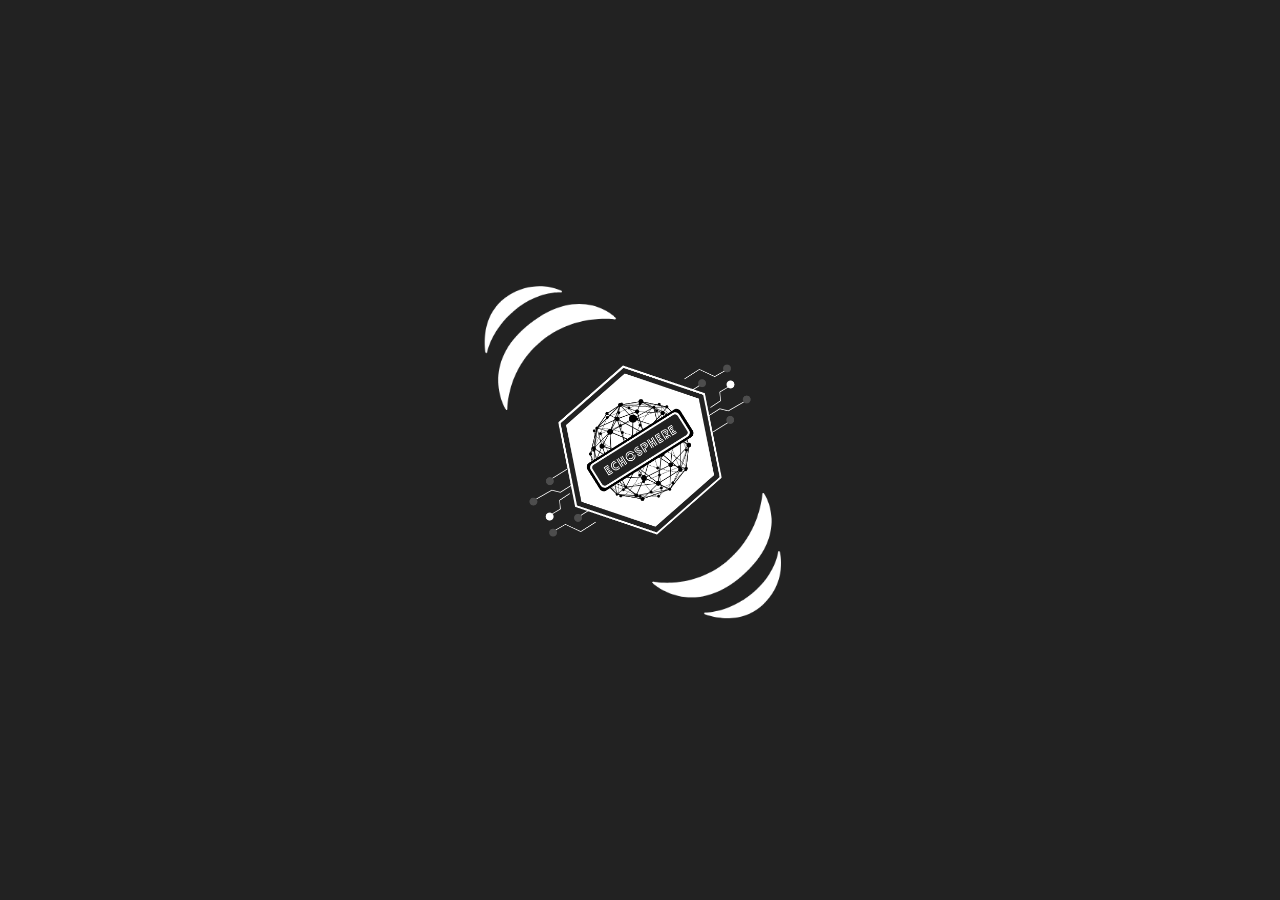
<file: Loader/index.html>
<!DOCTYPE html>
<html lang="en">
<head>
    <meta charset="UTF-8">
    <meta name="viewport" content="width=device-width, initial-scale=1.0">
    <title>Document</title>
    <link rel="stylesheet" href="styles.css" />
</head>
<body>
    <div class="loader">
        <img src="Blob.png" class="blob"></img>
        <img src="Signal.png" class="signal"></img>
    </div>
</body>
</html>
</file>
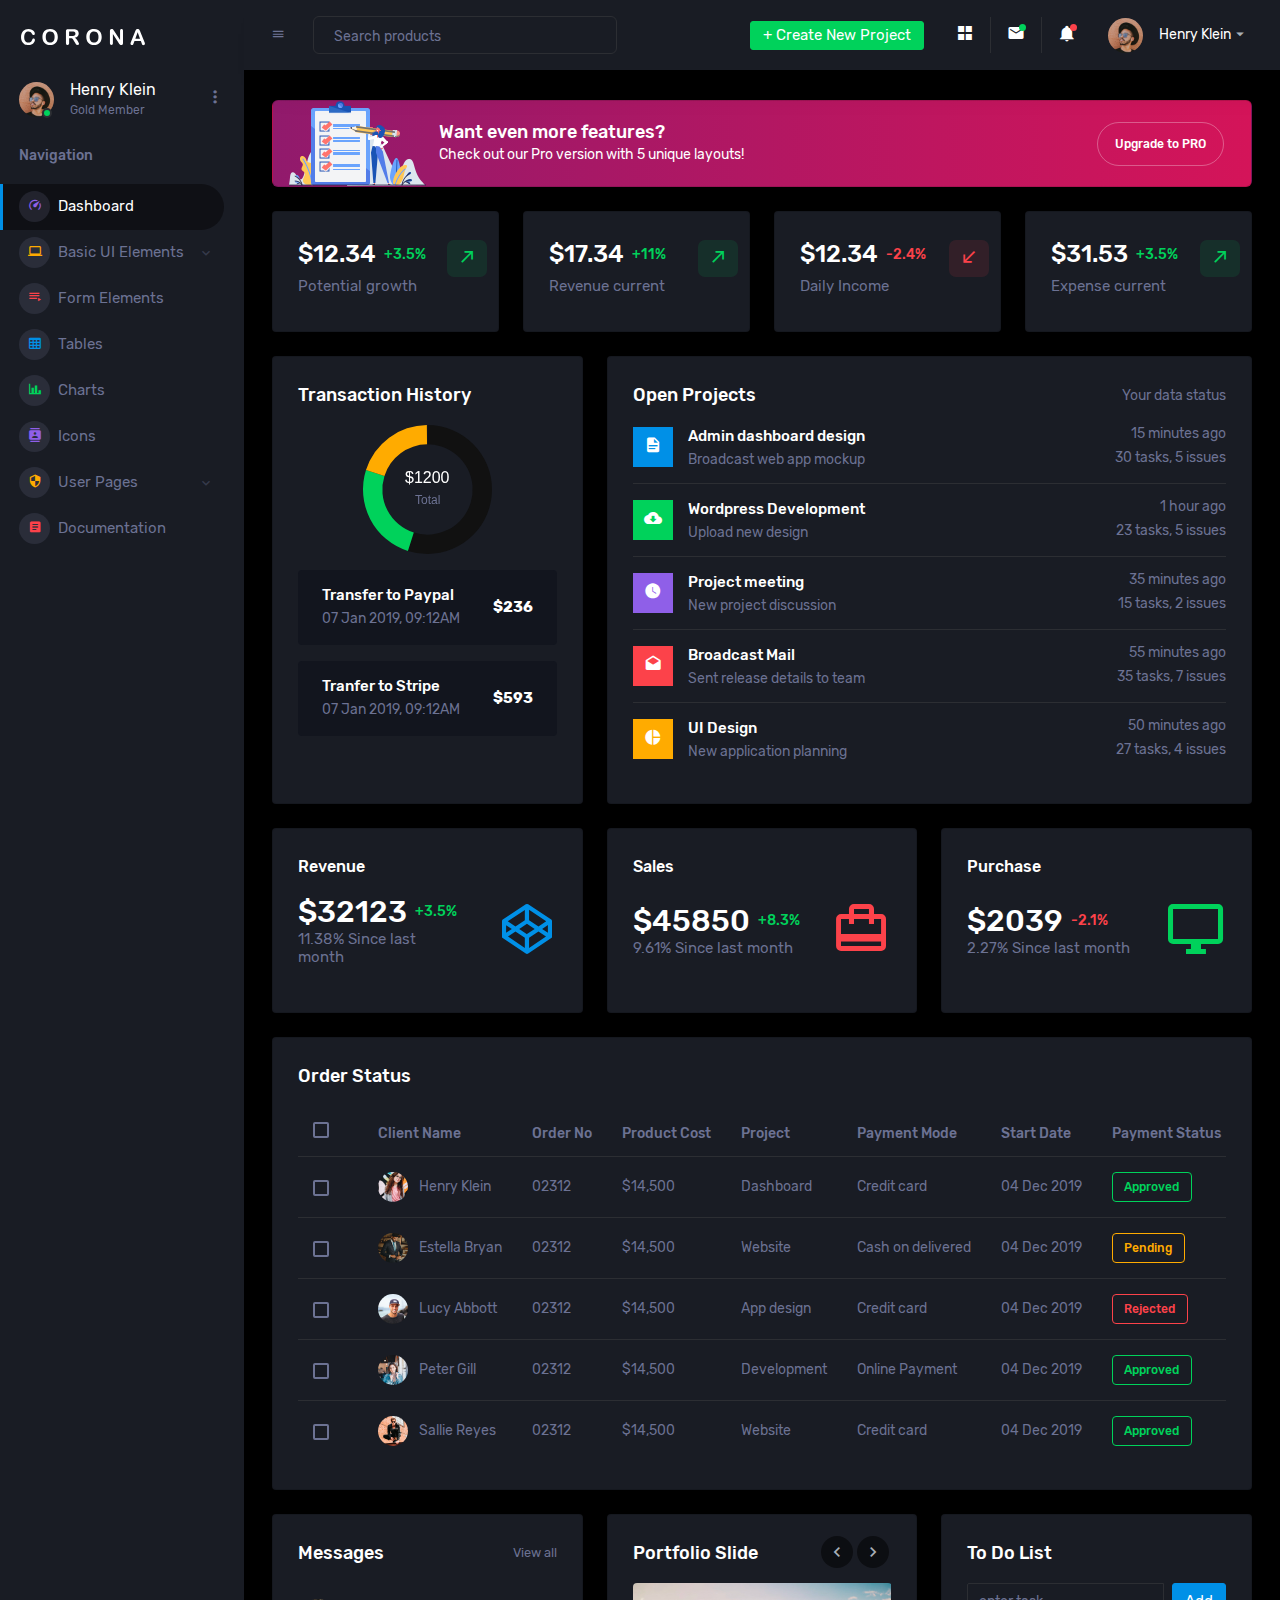
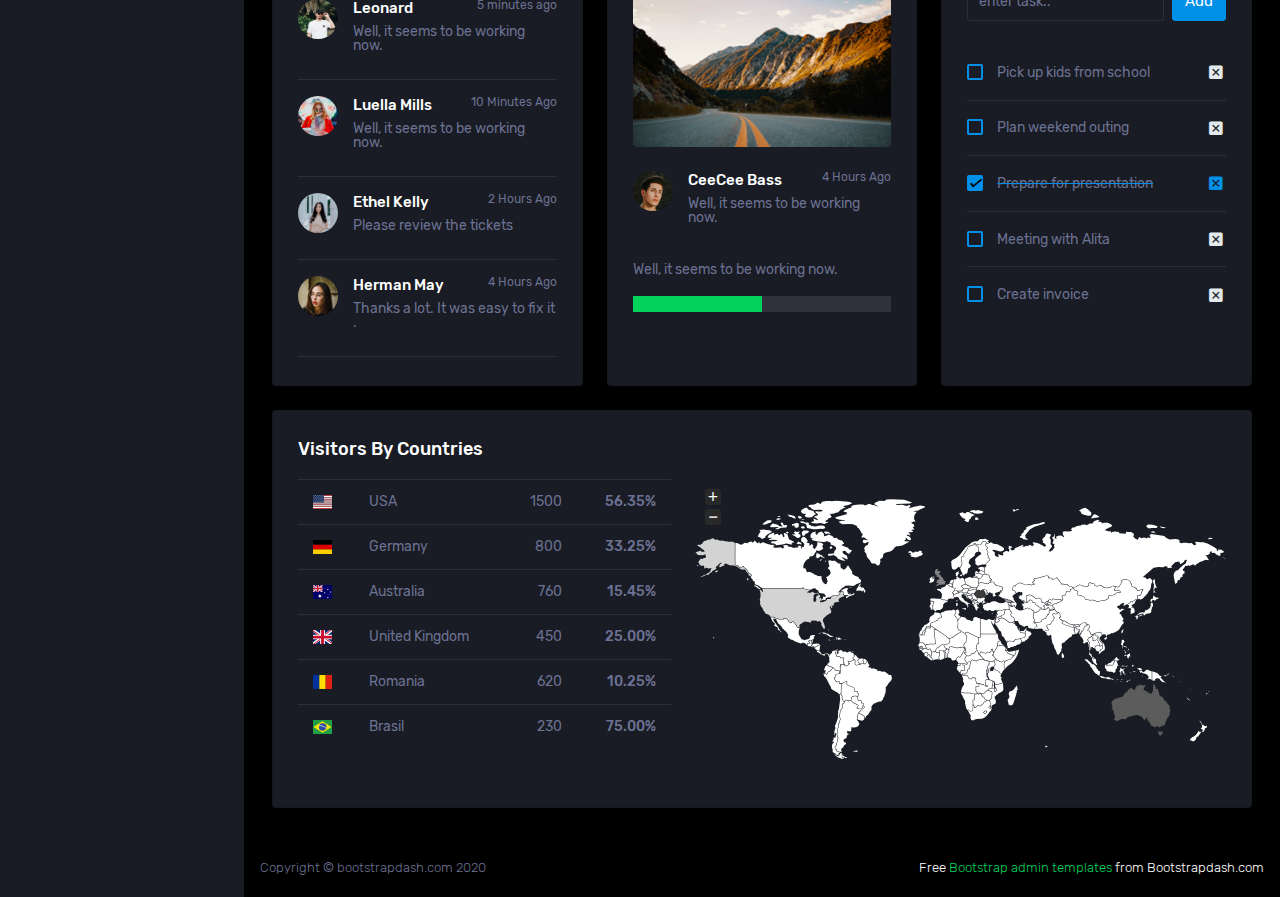
<file: corona-free-dark-bootstrap-admin-template-1.0.0/corona-free-dark-bootstrap-admin-template-1.0.0/template/index.html>
<!DOCTYPE html>
<html lang="en">
  <head>
    <!-- Required meta tags -->
    <meta charset="utf-8">
    <meta name="viewport" content="width=device-width, initial-scale=1, shrink-to-fit=no">
    <title>Corona Admin</title>
    <!-- plugins:css -->
    <link rel="stylesheet" href="assets/vendors/mdi/css/materialdesignicons.min.css">
    <link rel="stylesheet" href="assets/vendors/css/vendor.bundle.base.css">
    <!-- endinject -->
    <!-- Plugin css for this page -->
    <link rel="stylesheet" href="assets/vendors/jvectormap/jquery-jvectormap.css">
    <link rel="stylesheet" href="assets/vendors/flag-icon-css/css/flag-icon.min.css">
    <link rel="stylesheet" href="assets/vendors/owl-carousel-2/owl.carousel.min.css">
    <link rel="stylesheet" href="assets/vendors/owl-carousel-2/owl.theme.default.min.css">
    <!-- End plugin css for this page -->
    <!-- inject:css -->
    <!-- endinject -->
    <!-- Layout styles -->
    <link rel="stylesheet" href="assets/css/style.css">
    <!-- End layout styles -->
    <link rel="shortcut icon" href="assets/images/favicon.png" />
  </head>
  <body>
    <div class="container-scroller">
      <!-- partial:partials/_sidebar.html -->
      <nav class="sidebar sidebar-offcanvas" id="sidebar">
        <div class="sidebar-brand-wrapper d-none d-lg-flex align-items-center justify-content-center fixed-top">
          <a class="sidebar-brand brand-logo" href="index.html"><img src="assets/images/logo.svg" alt="logo" /></a>
          <a class="sidebar-brand brand-logo-mini" href="index.html"><img src="assets/images/logo-mini.svg" alt="logo" /></a>
        </div>
        <ul class="nav">
          <li class="nav-item profile">
            <div class="profile-desc">
              <div class="profile-pic">
                <div class="count-indicator">
                  <img class="img-xs rounded-circle " src="assets/images/faces/face15.jpg" alt="">
                  <span class="count bg-success"></span>
                </div>
                <div class="profile-name">
                  <h5 class="mb-0 font-weight-normal">Henry Klein</h5>
                  <span>Gold Member</span>
                </div>
              </div>
              <a href="#" id="profile-dropdown" data-toggle="dropdown"><i class="mdi mdi-dots-vertical"></i></a>
              <div class="dropdown-menu dropdown-menu-right sidebar-dropdown preview-list" aria-labelledby="profile-dropdown">
                <a href="#" class="dropdown-item preview-item">
                  <div class="preview-thumbnail">
                    <div class="preview-icon bg-dark rounded-circle">
                      <i class="mdi mdi-settings text-primary"></i>
                    </div>
                  </div>
                  <div class="preview-item-content">
                    <p class="preview-subject ellipsis mb-1 text-small">Account settings</p>
                  </div>
                </a>
                <div class="dropdown-divider"></div>
                <a href="#" class="dropdown-item preview-item">
                  <div class="preview-thumbnail">
                    <div class="preview-icon bg-dark rounded-circle">
                      <i class="mdi mdi-onepassword  text-info"></i>
                    </div>
                  </div>
                  <div class="preview-item-content">
                    <p class="preview-subject ellipsis mb-1 text-small">Change Password</p>
                  </div>
                </a>
                <div class="dropdown-divider"></div>
                <a href="#" class="dropdown-item preview-item">
                  <div class="preview-thumbnail">
                    <div class="preview-icon bg-dark rounded-circle">
                      <i class="mdi mdi-calendar-today text-success"></i>
                    </div>
                  </div>
                  <div class="preview-item-content">
                    <p class="preview-subject ellipsis mb-1 text-small">To-do list</p>
                  </div>
                </a>
              </div>
            </div>
          </li>
          <li class="nav-item nav-category">
            <span class="nav-link">Navigation</span>
          </li>
          <li class="nav-item menu-items">
            <a class="nav-link" href="index.html">
              <span class="menu-icon">
                <i class="mdi mdi-speedometer"></i>
              </span>
              <span class="menu-title">Dashboard</span>
            </a>
          </li>
          <li class="nav-item menu-items">
            <a class="nav-link" data-toggle="collapse" href="#ui-basic" aria-expanded="false" aria-controls="ui-basic">
              <span class="menu-icon">
                <i class="mdi mdi-laptop"></i>
              </span>
              <span class="menu-title">Basic UI Elements</span>
              <i class="menu-arrow"></i>
            </a>
            <div class="collapse" id="ui-basic">
              <ul class="nav flex-column sub-menu">
                <li class="nav-item"> <a class="nav-link" href="pages/ui-features/buttons.html">Buttons</a></li>
                <li class="nav-item"> <a class="nav-link" href="pages/ui-features/dropdowns.html">Dropdowns</a></li>
                <li class="nav-item"> <a class="nav-link" href="pages/ui-features/typography.html">Typography</a></li>
              </ul>
            </div>
          </li>
          <li class="nav-item menu-items">
            <a class="nav-link" href="pages/forms/basic_elements.html">
              <span class="menu-icon">
                <i class="mdi mdi-playlist-play"></i>
              </span>
              <span class="menu-title">Form Elements</span>
            </a>
          </li>
          <li class="nav-item menu-items">
            <a class="nav-link" href="pages/tables/basic-table.html">
              <span class="menu-icon">
                <i class="mdi mdi-table-large"></i>
              </span>
              <span class="menu-title">Tables</span>
            </a>
          </li>
          <li class="nav-item menu-items">
            <a class="nav-link" href="pages/charts/chartjs.html">
              <span class="menu-icon">
                <i class="mdi mdi-chart-bar"></i>
              </span>
              <span class="menu-title">Charts</span>
            </a>
          </li>
          <li class="nav-item menu-items">
            <a class="nav-link" href="pages/icons/mdi.html">
              <span class="menu-icon">
                <i class="mdi mdi-contacts"></i>
              </span>
              <span class="menu-title">Icons</span>
            </a>
          </li>
          <li class="nav-item menu-items">
            <a class="nav-link" data-toggle="collapse" href="#auth" aria-expanded="false" aria-controls="auth">
              <span class="menu-icon">
                <i class="mdi mdi-security"></i>
              </span>
              <span class="menu-title">User Pages</span>
              <i class="menu-arrow"></i>
            </a>
            <div class="collapse" id="auth">
              <ul class="nav flex-column sub-menu">
                <li class="nav-item"> <a class="nav-link" href="pages/samples/blank-page.html"> Blank Page </a></li>
                <li class="nav-item"> <a class="nav-link" href="pages/samples/error-404.html"> 404 </a></li>
                <li class="nav-item"> <a class="nav-link" href="pages/samples/error-500.html"> 500 </a></li>
                <li class="nav-item"> <a class="nav-link" href="pages/samples/login.html"> Login </a></li>
                <li class="nav-item"> <a class="nav-link" href="pages/samples/register.html"> Register </a></li>
              </ul>
            </div>
          </li>
          <li class="nav-item menu-items">
            <a class="nav-link" href="http://www.bootstrapdash.com/demo/corona-free/jquery/documentation/documentation.html">
              <span class="menu-icon">
                <i class="mdi mdi-file-document-box"></i>
              </span>
              <span class="menu-title">Documentation</span>
            </a>
          </li>
        </ul>
      </nav>
      <!-- partial -->
      <div class="container-fluid page-body-wrapper">
        <!-- partial:partials/_navbar.html -->
        <nav class="navbar p-0 fixed-top d-flex flex-row">
          <div class="navbar-brand-wrapper d-flex d-lg-none align-items-center justify-content-center">
            <a class="navbar-brand brand-logo-mini" href="index.html"><img src="assets/images/logo-mini.svg" alt="logo" /></a>
          </div>
          <div class="navbar-menu-wrapper flex-grow d-flex align-items-stretch">
            <button class="navbar-toggler navbar-toggler align-self-center" type="button" data-toggle="minimize">
              <span class="mdi mdi-menu"></span>
            </button>
            <ul class="navbar-nav w-100">
              <li class="nav-item w-100">
                <form class="nav-link mt-2 mt-md-0 d-none d-lg-flex search">
                  <input type="text" class="form-control" placeholder="Search products">
                </form>
              </li>
            </ul>
            <ul class="navbar-nav navbar-nav-right">
              <li class="nav-item dropdown d-none d-lg-block">
                <a class="nav-link btn btn-success create-new-button" id="createbuttonDropdown" data-toggle="dropdown" aria-expanded="false" href="#">+ Create New Project</a>
                <div class="dropdown-menu dropdown-menu-right navbar-dropdown preview-list" aria-labelledby="createbuttonDropdown">
                  <h6 class="p-3 mb-0">Projects</h6>
                  <div class="dropdown-divider"></div>
                  <a class="dropdown-item preview-item">
                    <div class="preview-thumbnail">
                      <div class="preview-icon bg-dark rounded-circle">
                        <i class="mdi mdi-file-outline text-primary"></i>
                      </div>
                    </div>
                    <div class="preview-item-content">
                      <p class="preview-subject ellipsis mb-1">Software Development</p>
                    </div>
                  </a>
                  <div class="dropdown-divider"></div>
                  <a class="dropdown-item preview-item">
                    <div class="preview-thumbnail">
                      <div class="preview-icon bg-dark rounded-circle">
                        <i class="mdi mdi-web text-info"></i>
                      </div>
                    </div>
                    <div class="preview-item-content">
                      <p class="preview-subject ellipsis mb-1">UI Development</p>
                    </div>
                  </a>
                  <div class="dropdown-divider"></div>
                  <a class="dropdown-item preview-item">
                    <div class="preview-thumbnail">
                      <div class="preview-icon bg-dark rounded-circle">
                        <i class="mdi mdi-layers text-danger"></i>
                      </div>
                    </div>
                    <div class="preview-item-content">
                      <p class="preview-subject ellipsis mb-1">Software Testing</p>
                    </div>
                  </a>
                  <div class="dropdown-divider"></div>
                  <p class="p-3 mb-0 text-center">See all projects</p>
                </div>
              </li>
              <li class="nav-item nav-settings d-none d-lg-block">
                <a class="nav-link" href="#">
                  <i class="mdi mdi-view-grid"></i>
                </a>
              </li>
              <li class="nav-item dropdown border-left">
                <a class="nav-link count-indicator dropdown-toggle" id="messageDropdown" href="#" data-toggle="dropdown" aria-expanded="false">
                  <i class="mdi mdi-email"></i>
                  <span class="count bg-success"></span>
                </a>
                <div class="dropdown-menu dropdown-menu-right navbar-dropdown preview-list" aria-labelledby="messageDropdown">
                  <h6 class="p-3 mb-0">Messages</h6>
                  <div class="dropdown-divider"></div>
                  <a class="dropdown-item preview-item">
                    <div class="preview-thumbnail">
                      <img src="assets/images/faces/face4.jpg" alt="image" class="rounded-circle profile-pic">
                    </div>
                    <div class="preview-item-content">
                      <p class="preview-subject ellipsis mb-1">Mark send you a message</p>
                      <p class="text-muted mb-0"> 1 Minutes ago </p>
                    </div>
                  </a>
                  <div class="dropdown-divider"></div>
                  <a class="dropdown-item preview-item">
                    <div class="preview-thumbnail">
                      <img src="assets/images/faces/face2.jpg" alt="image" class="rounded-circle profile-pic">
                    </div>
                    <div class="preview-item-content">
                      <p class="preview-subject ellipsis mb-1">Cregh send you a message</p>
                      <p class="text-muted mb-0"> 15 Minutes ago </p>
                    </div>
                  </a>
                  <div class="dropdown-divider"></div>
                  <a class="dropdown-item preview-item">
                    <div class="preview-thumbnail">
                      <img src="assets/images/faces/face3.jpg" alt="image" class="rounded-circle profile-pic">
                    </div>
                    <div class="preview-item-content">
                      <p class="preview-subject ellipsis mb-1">Profile picture updated</p>
                      <p class="text-muted mb-0"> 18 Minutes ago </p>
                    </div>
                  </a>
                  <div class="dropdown-divider"></div>
                  <p class="p-3 mb-0 text-center">4 new messages</p>
                </div>
              </li>
              <li class="nav-item dropdown border-left">
                <a class="nav-link count-indicator dropdown-toggle" id="notificationDropdown" href="#" data-toggle="dropdown">
                  <i class="mdi mdi-bell"></i>
                  <span class="count bg-danger"></span>
                </a>
                <div class="dropdown-menu dropdown-menu-right navbar-dropdown preview-list" aria-labelledby="notificationDropdown">
                  <h6 class="p-3 mb-0">Notifications</h6>
                  <div class="dropdown-divider"></div>
                  <a class="dropdown-item preview-item">
                    <div class="preview-thumbnail">
                      <div class="preview-icon bg-dark rounded-circle">
                        <i class="mdi mdi-calendar text-success"></i>
                      </div>
                    </div>
                    <div class="preview-item-content">
                      <p class="preview-subject mb-1">Event today</p>
                      <p class="text-muted ellipsis mb-0"> Just a reminder that you have an event today </p>
                    </div>
                  </a>
                  <div class="dropdown-divider"></div>
                  <a class="dropdown-item preview-item">
                    <div class="preview-thumbnail">
                      <div class="preview-icon bg-dark rounded-circle">
                        <i class="mdi mdi-settings text-danger"></i>
                      </div>
                    </div>
                    <div class="preview-item-content">
                      <p class="preview-subject mb-1">Settings</p>
                      <p class="text-muted ellipsis mb-0"> Update dashboard </p>
                    </div>
                  </a>
                  <div class="dropdown-divider"></div>
                  <a class="dropdown-item preview-item">
                    <div class="preview-thumbnail">
                      <div class="preview-icon bg-dark rounded-circle">
                        <i class="mdi mdi-link-variant text-warning"></i>
                      </div>
                    </div>
                    <div class="preview-item-content">
                      <p class="preview-subject mb-1">Launch Admin</p>
                      <p class="text-muted ellipsis mb-0"> New admin wow! </p>
                    </div>
                  </a>
                  <div class="dropdown-divider"></div>
                  <p class="p-3 mb-0 text-center">See all notifications</p>
                </div>
              </li>
              <li class="nav-item dropdown">
                <a class="nav-link" id="profileDropdown" href="#" data-toggle="dropdown">
                  <div class="navbar-profile">
                    <img class="img-xs rounded-circle" src="assets/images/faces/face15.jpg" alt="">
                    <p class="mb-0 d-none d-sm-block navbar-profile-name">Henry Klein</p>
                    <i class="mdi mdi-menu-down d-none d-sm-block"></i>
                  </div>
                </a>
                <div class="dropdown-menu dropdown-menu-right navbar-dropdown preview-list" aria-labelledby="profileDropdown">
                  <h6 class="p-3 mb-0">Profile</h6>
                  <div class="dropdown-divider"></div>
                  <a class="dropdown-item preview-item">
                    <div class="preview-thumbnail">
                      <div class="preview-icon bg-dark rounded-circle">
                        <i class="mdi mdi-settings text-success"></i>
                      </div>
                    </div>
                    <div class="preview-item-content">
                      <p class="preview-subject mb-1">Settings</p>
                    </div>
                  </a>
                  <div class="dropdown-divider"></div>
                  <a class="dropdown-item preview-item">
                    <div class="preview-thumbnail">
                      <div class="preview-icon bg-dark rounded-circle">
                        <i class="mdi mdi-logout text-danger"></i>
                      </div>
                    </div>
                    <div class="preview-item-content">
                      <p class="preview-subject mb-1">Log out</p>
                    </div>
                  </a>
                  <div class="dropdown-divider"></div>
                  <p class="p-3 mb-0 text-center">Advanced settings</p>
                </div>
              </li>
            </ul>
            <button class="navbar-toggler navbar-toggler-right d-lg-none align-self-center" type="button" data-toggle="offcanvas">
              <span class="mdi mdi-format-line-spacing"></span>
            </button>
          </div>
        </nav>
        <!-- partial -->
        <div class="main-panel">
          <div class="content-wrapper">
            <div class="row">
              <div class="col-12 grid-margin stretch-card">
                <div class="card corona-gradient-card">
                  <div class="card-body py-0 px-0 px-sm-3">
                    <div class="row align-items-center">
                      <div class="col-4 col-sm-3 col-xl-2">
                        <img src="assets/images/dashboard/Group126@2x.png" class="gradient-corona-img img-fluid" alt="">
                      </div>
                      <div class="col-5 col-sm-7 col-xl-8 p-0">
                        <h4 class="mb-1 mb-sm-0">Want even more features?</h4>
                        <p class="mb-0 font-weight-normal d-none d-sm-block">Check out our Pro version with 5 unique layouts!</p>
                      </div>
                      <div class="col-3 col-sm-2 col-xl-2 pl-0 text-center">
                        <span>
                          <a href="https://www.bootstrapdash.com/product/corona-admin-template/" target="_blank" class="btn btn-outline-light btn-rounded get-started-btn">Upgrade to PRO</a>
                        </span>
                      </div>
                    </div>
                  </div>
                </div>
              </div>
            </div>
            <div class="row">
              <div class="col-xl-3 col-sm-6 grid-margin stretch-card">
                <div class="card">
                  <div class="card-body">
                    <div class="row">
                      <div class="col-9">
                        <div class="d-flex align-items-center align-self-start">
                          <h3 class="mb-0">$12.34</h3>
                          <p class="text-success ml-2 mb-0 font-weight-medium">+3.5%</p>
                        </div>
                      </div>
                      <div class="col-3">
                        <div class="icon icon-box-success ">
                          <span class="mdi mdi-arrow-top-right icon-item"></span>
                        </div>
                      </div>
                    </div>
                    <h6 class="text-muted font-weight-normal">Potential growth</h6>
                  </div>
                </div>
              </div>
              <div class="col-xl-3 col-sm-6 grid-margin stretch-card">
                <div class="card">
                  <div class="card-body">
                    <div class="row">
                      <div class="col-9">
                        <div class="d-flex align-items-center align-self-start">
                          <h3 class="mb-0">$17.34</h3>
                          <p class="text-success ml-2 mb-0 font-weight-medium">+11%</p>
                        </div>
                      </div>
                      <div class="col-3">
                        <div class="icon icon-box-success">
                          <span class="mdi mdi-arrow-top-right icon-item"></span>
                        </div>
                      </div>
                    </div>
                    <h6 class="text-muted font-weight-normal">Revenue current</h6>
                  </div>
                </div>
              </div>
              <div class="col-xl-3 col-sm-6 grid-margin stretch-card">
                <div class="card">
                  <div class="card-body">
                    <div class="row">
                      <div class="col-9">
                        <div class="d-flex align-items-center align-self-start">
                          <h3 class="mb-0">$12.34</h3>
                          <p class="text-danger ml-2 mb-0 font-weight-medium">-2.4%</p>
                        </div>
                      </div>
                      <div class="col-3">
                        <div class="icon icon-box-danger">
                          <span class="mdi mdi-arrow-bottom-left icon-item"></span>
                        </div>
                      </div>
                    </div>
                    <h6 class="text-muted font-weight-normal">Daily Income</h6>
                  </div>
                </div>
              </div>
              <div class="col-xl-3 col-sm-6 grid-margin stretch-card">
                <div class="card">
                  <div class="card-body">
                    <div class="row">
                      <div class="col-9">
                        <div class="d-flex align-items-center align-self-start">
                          <h3 class="mb-0">$31.53</h3>
                          <p class="text-success ml-2 mb-0 font-weight-medium">+3.5%</p>
                        </div>
                      </div>
                      <div class="col-3">
                        <div class="icon icon-box-success ">
                          <span class="mdi mdi-arrow-top-right icon-item"></span>
                        </div>
                      </div>
                    </div>
                    <h6 class="text-muted font-weight-normal">Expense current</h6>
                  </div>
                </div>
              </div>
            </div>
            <div class="row">
              <div class="col-md-4 grid-margin stretch-card">
                <div class="card">
                  <div class="card-body">
                    <h4 class="card-title">Transaction History</h4>
                    <canvas id="transaction-history" class="transaction-chart"></canvas>
                    <div class="bg-gray-dark d-flex d-md-block d-xl-flex flex-row py-3 px-4 px-md-3 px-xl-4 rounded mt-3">
                      <div class="text-md-center text-xl-left">
                        <h6 class="mb-1">Transfer to Paypal</h6>
                        <p class="text-muted mb-0">07 Jan 2019, 09:12AM</p>
                      </div>
                      <div class="align-self-center flex-grow text-right text-md-center text-xl-right py-md-2 py-xl-0">
                        <h6 class="font-weight-bold mb-0">$236</h6>
                      </div>
                    </div>
                    <div class="bg-gray-dark d-flex d-md-block d-xl-flex flex-row py-3 px-4 px-md-3 px-xl-4 rounded mt-3">
                      <div class="text-md-center text-xl-left">
                        <h6 class="mb-1">Tranfer to Stripe</h6>
                        <p class="text-muted mb-0">07 Jan 2019, 09:12AM</p>
                      </div>
                      <div class="align-self-center flex-grow text-right text-md-center text-xl-right py-md-2 py-xl-0">
                        <h6 class="font-weight-bold mb-0">$593</h6>
                      </div>
                    </div>
                  </div>
                </div>
              </div>
              <div class="col-md-8 grid-margin stretch-card">
                <div class="card">
                  <div class="card-body">
                    <div class="d-flex flex-row justify-content-between">
                      <h4 class="card-title mb-1">Open Projects</h4>
                      <p class="text-muted mb-1">Your data status</p>
                    </div>
                    <div class="row">
                      <div class="col-12">
                        <div class="preview-list">
                          <div class="preview-item border-bottom">
                            <div class="preview-thumbnail">
                              <div class="preview-icon bg-primary">
                                <i class="mdi mdi-file-document"></i>
                              </div>
                            </div>
                            <div class="preview-item-content d-sm-flex flex-grow">
                              <div class="flex-grow">
                                <h6 class="preview-subject">Admin dashboard design</h6>
                                <p class="text-muted mb-0">Broadcast web app mockup</p>
                              </div>
                              <div class="mr-auto text-sm-right pt-2 pt-sm-0">
                                <p class="text-muted">15 minutes ago</p>
                                <p class="text-muted mb-0">30 tasks, 5 issues </p>
                              </div>
                            </div>
                          </div>
                          <div class="preview-item border-bottom">
                            <div class="preview-thumbnail">
                              <div class="preview-icon bg-success">
                                <i class="mdi mdi-cloud-download"></i>
                              </div>
                            </div>
                            <div class="preview-item-content d-sm-flex flex-grow">
                              <div class="flex-grow">
                                <h6 class="preview-subject">Wordpress Development</h6>
                                <p class="text-muted mb-0">Upload new design</p>
                              </div>
                              <div class="mr-auto text-sm-right pt-2 pt-sm-0">
                                <p class="text-muted">1 hour ago</p>
                                <p class="text-muted mb-0">23 tasks, 5 issues </p>
                              </div>
                            </div>
                          </div>
                          <div class="preview-item border-bottom">
                            <div class="preview-thumbnail">
                              <div class="preview-icon bg-info">
                                <i class="mdi mdi-clock"></i>
                              </div>
                            </div>
                            <div class="preview-item-content d-sm-flex flex-grow">
                              <div class="flex-grow">
                                <h6 class="preview-subject">Project meeting</h6>
                                <p class="text-muted mb-0">New project discussion</p>
                              </div>
                              <div class="mr-auto text-sm-right pt-2 pt-sm-0">
                                <p class="text-muted">35 minutes ago</p>
                                <p class="text-muted mb-0">15 tasks, 2 issues</p>
                              </div>
                            </div>
                          </div>
                          <div class="preview-item border-bottom">
                            <div class="preview-thumbnail">
                              <div class="preview-icon bg-danger">
                                <i class="mdi mdi-email-open"></i>
                              </div>
                            </div>
                            <div class="preview-item-content d-sm-flex flex-grow">
                              <div class="flex-grow">
                                <h6 class="preview-subject">Broadcast Mail</h6>
                                <p class="text-muted mb-0">Sent release details to team</p>
                              </div>
                              <div class="mr-auto text-sm-right pt-2 pt-sm-0">
                                <p class="text-muted">55 minutes ago</p>
                                <p class="text-muted mb-0">35 tasks, 7 issues </p>
                              </div>
                            </div>
                          </div>
                          <div class="preview-item">
                            <div class="preview-thumbnail">
                              <div class="preview-icon bg-warning">
                                <i class="mdi mdi-chart-pie"></i>
                              </div>
                            </div>
                            <div class="preview-item-content d-sm-flex flex-grow">
                              <div class="flex-grow">
                                <h6 class="preview-subject">UI Design</h6>
                                <p class="text-muted mb-0">New application planning</p>
                              </div>
                              <div class="mr-auto text-sm-right pt-2 pt-sm-0">
                                <p class="text-muted">50 minutes ago</p>
                                <p class="text-muted mb-0">27 tasks, 4 issues </p>
                              </div>
                            </div>
                          </div>
                        </div>
                      </div>
                    </div>
                  </div>
                </div>
              </div>
            </div>
            <div class="row">
              <div class="col-sm-4 grid-margin">
                <div class="card">
                  <div class="card-body">
                    <h5>Revenue</h5>
                    <div class="row">
                      <div class="col-8 col-sm-12 col-xl-8 my-auto">
                        <div class="d-flex d-sm-block d-md-flex align-items-center">
                          <h2 class="mb-0">$32123</h2>
                          <p class="text-success ml-2 mb-0 font-weight-medium">+3.5%</p>
                        </div>
                        <h6 class="text-muted font-weight-normal">11.38% Since last month</h6>
                      </div>
                      <div class="col-4 col-sm-12 col-xl-4 text-center text-xl-right">
                        <i class="icon-lg mdi mdi-codepen text-primary ml-auto"></i>
                      </div>
                    </div>
                  </div>
                </div>
              </div>
              <div class="col-sm-4 grid-margin">
                <div class="card">
                  <div class="card-body">
                    <h5>Sales</h5>
                    <div class="row">
                      <div class="col-8 col-sm-12 col-xl-8 my-auto">
                        <div class="d-flex d-sm-block d-md-flex align-items-center">
                          <h2 class="mb-0">$45850</h2>
                          <p class="text-success ml-2 mb-0 font-weight-medium">+8.3%</p>
                        </div>
                        <h6 class="text-muted font-weight-normal"> 9.61% Since last month</h6>
                      </div>
                      <div class="col-4 col-sm-12 col-xl-4 text-center text-xl-right">
                        <i class="icon-lg mdi mdi-wallet-travel text-danger ml-auto"></i>
                      </div>
                    </div>
                  </div>
                </div>
              </div>
              <div class="col-sm-4 grid-margin">
                <div class="card">
                  <div class="card-body">
                    <h5>Purchase</h5>
                    <div class="row">
                      <div class="col-8 col-sm-12 col-xl-8 my-auto">
                        <div class="d-flex d-sm-block d-md-flex align-items-center">
                          <h2 class="mb-0">$2039</h2>
                          <p class="text-danger ml-2 mb-0 font-weight-medium">-2.1% </p>
                        </div>
                        <h6 class="text-muted font-weight-normal">2.27% Since last month</h6>
                      </div>
                      <div class="col-4 col-sm-12 col-xl-4 text-center text-xl-right">
                        <i class="icon-lg mdi mdi-monitor text-success ml-auto"></i>
                      </div>
                    </div>
                  </div>
                </div>
              </div>
            </div>
            <div class="row ">
              <div class="col-12 grid-margin">
                <div class="card">
                  <div class="card-body">
                    <h4 class="card-title">Order Status</h4>
                    <div class="table-responsive">
                      <table class="table">
                        <thead>
                          <tr>
                            <th>
                              <div class="form-check form-check-muted m-0">
                                <label class="form-check-label">
                                  <input type="checkbox" class="form-check-input">
                                </label>
                              </div>
                            </th>
                            <th> Client Name </th>
                            <th> Order No </th>
                            <th> Product Cost </th>
                            <th> Project </th>
                            <th> Payment Mode </th>
                            <th> Start Date </th>
                            <th> Payment Status </th>
                          </tr>
                        </thead>
                        <tbody>
                          <tr>
                            <td>
                              <div class="form-check form-check-muted m-0">
                                <label class="form-check-label">
                                  <input type="checkbox" class="form-check-input">
                                </label>
                              </div>
                            </td>
                            <td>
                              <img src="assets/images/faces/face1.jpg" alt="image" />
                              <span class="pl-2">Henry Klein</span>
                            </td>
                            <td> 02312 </td>
                            <td> $14,500 </td>
                            <td> Dashboard </td>
                            <td> Credit card </td>
                            <td> 04 Dec 2019 </td>
                            <td>
                              <div class="badge badge-outline-success">Approved</div>
                            </td>
                          </tr>
                          <tr>
                            <td>
                              <div class="form-check form-check-muted m-0">
                                <label class="form-check-label">
                                  <input type="checkbox" class="form-check-input">
                                </label>
                              </div>
                            </td>
                            <td>
                              <img src="assets/images/faces/face2.jpg" alt="image" />
                              <span class="pl-2">Estella Bryan</span>
                            </td>
                            <td> 02312 </td>
                            <td> $14,500 </td>
                            <td> Website </td>
                            <td> Cash on delivered </td>
                            <td> 04 Dec 2019 </td>
                            <td>
                              <div class="badge badge-outline-warning">Pending</div>
                            </td>
                          </tr>
                          <tr>
                            <td>
                              <div class="form-check form-check-muted m-0">
                                <label class="form-check-label">
                                  <input type="checkbox" class="form-check-input">
                                </label>
                              </div>
                            </td>
                            <td>
                              <img src="assets/images/faces/face5.jpg" alt="image" />
                              <span class="pl-2">Lucy Abbott</span>
                            </td>
                            <td> 02312 </td>
                            <td> $14,500 </td>
                            <td> App design </td>
                            <td> Credit card </td>
                            <td> 04 Dec 2019 </td>
                            <td>
                              <div class="badge badge-outline-danger">Rejected</div>
                            </td>
                          </tr>
                          <tr>
                            <td>
                              <div class="form-check form-check-muted m-0">
                                <label class="form-check-label">
                                  <input type="checkbox" class="form-check-input">
                                </label>
                              </div>
                            </td>
                            <td>
                              <img src="assets/images/faces/face3.jpg" alt="image" />
                              <span class="pl-2">Peter Gill</span>
                            </td>
                            <td> 02312 </td>
                            <td> $14,500 </td>
                            <td> Development </td>
                            <td> Online Payment </td>
                            <td> 04 Dec 2019 </td>
                            <td>
                              <div class="badge badge-outline-success">Approved</div>
                            </td>
                          </tr>
                          <tr>
                            <td>
                              <div class="form-check form-check-muted m-0">
                                <label class="form-check-label">
                                  <input type="checkbox" class="form-check-input">
                                </label>
                              </div>
                            </td>
                            <td>
                              <img src="assets/images/faces/face4.jpg" alt="image" />
                              <span class="pl-2">Sallie Reyes</span>
                            </td>
                            <td> 02312 </td>
                            <td> $14,500 </td>
                            <td> Website </td>
                            <td> Credit card </td>
                            <td> 04 Dec 2019 </td>
                            <td>
                              <div class="badge badge-outline-success">Approved</div>
                            </td>
                          </tr>
                        </tbody>
                      </table>
                    </div>
                  </div>
                </div>
              </div>
            </div>
            <div class="row">
              <div class="col-md-6 col-xl-4 grid-margin stretch-card">
                <div class="card">
                  <div class="card-body">
                    <div class="d-flex flex-row justify-content-between">
                      <h4 class="card-title">Messages</h4>
                      <p class="text-muted mb-1 small">View all</p>
                    </div>
                    <div class="preview-list">
                      <div class="preview-item border-bottom">
                        <div class="preview-thumbnail">
                          <img src="assets/images/faces/face6.jpg" alt="image" class="rounded-circle" />
                        </div>
                        <div class="preview-item-content d-flex flex-grow">
                          <div class="flex-grow">
                            <div class="d-flex d-md-block d-xl-flex justify-content-between">
                              <h6 class="preview-subject">Leonard</h6>
                              <p class="text-muted text-small">5 minutes ago</p>
                            </div>
                            <p class="text-muted">Well, it seems to be working now.</p>
                          </div>
                        </div>
                      </div>
                      <div class="preview-item border-bottom">
                        <div class="preview-thumbnail">
                          <img src="assets/images/faces/face8.jpg" alt="image" class="rounded-circle" />
                        </div>
                        <div class="preview-item-content d-flex flex-grow">
                          <div class="flex-grow">
                            <div class="d-flex d-md-block d-xl-flex justify-content-between">
                              <h6 class="preview-subject">Luella Mills</h6>
                              <p class="text-muted text-small">10 Minutes Ago</p>
                            </div>
                            <p class="text-muted">Well, it seems to be working now.</p>
                          </div>
                        </div>
                      </div>
                      <div class="preview-item border-bottom">
                        <div class="preview-thumbnail">
                          <img src="assets/images/faces/face9.jpg" alt="image" class="rounded-circle" />
                        </div>
                        <div class="preview-item-content d-flex flex-grow">
                          <div class="flex-grow">
                            <div class="d-flex d-md-block d-xl-flex justify-content-between">
                              <h6 class="preview-subject">Ethel Kelly</h6>
                              <p class="text-muted text-small">2 Hours Ago</p>
                            </div>
                            <p class="text-muted">Please review the tickets</p>
                          </div>
                        </div>
                      </div>
                      <div class="preview-item border-bottom">
                        <div class="preview-thumbnail">
                          <img src="assets/images/faces/face11.jpg" alt="image" class="rounded-circle" />
                        </div>
                        <div class="preview-item-content d-flex flex-grow">
                          <div class="flex-grow">
                            <div class="d-flex d-md-block d-xl-flex justify-content-between">
                              <h6 class="preview-subject">Herman May</h6>
                              <p class="text-muted text-small">4 Hours Ago</p>
                            </div>
                            <p class="text-muted">Thanks a lot. It was easy to fix it .</p>
                          </div>
                        </div>
                      </div>
                    </div>
                  </div>
                </div>
              </div>
              <div class="col-md-6 col-xl-4 grid-margin stretch-card">
                <div class="card">
                  <div class="card-body">
                    <h4 class="card-title">Portfolio Slide</h4>
                    <div class="owl-carousel owl-theme full-width owl-carousel-dash portfolio-carousel" id="owl-carousel-basic">
                      <div class="item">
                        <img src="assets/images/dashboard/Rectangle.jpg" alt="">
                      </div>
                      <div class="item">
                        <img src="assets/images/dashboard/Img_5.jpg" alt="">
                      </div>
                      <div class="item">
                        <img src="assets/images/dashboard/img_6.jpg" alt="">
                      </div>
                    </div>
                    <div class="d-flex py-4">
                      <div class="preview-list w-100">
                        <div class="preview-item p-0">
                          <div class="preview-thumbnail">
                            <img src="assets/images/faces/face12.jpg" class="rounded-circle" alt="">
                          </div>
                          <div class="preview-item-content d-flex flex-grow">
                            <div class="flex-grow">
                              <div class="d-flex d-md-block d-xl-flex justify-content-between">
                                <h6 class="preview-subject">CeeCee Bass</h6>
                                <p class="text-muted text-small">4 Hours Ago</p>
                              </div>
                              <p class="text-muted">Well, it seems to be working now.</p>
                            </div>
                          </div>
                        </div>
                      </div>
                    </div>
                    <p class="text-muted">Well, it seems to be working now. </p>
                    <div class="progress progress-md portfolio-progress">
                      <div class="progress-bar bg-success" role="progressbar" style="width: 50%" aria-valuenow="25" aria-valuemin="0" aria-valuemax="100"></div>
                    </div>
                  </div>
                </div>
              </div>
              <div class="col-md-12 col-xl-4 grid-margin stretch-card">
                <div class="card">
                  <div class="card-body">
                    <h4 class="card-title">To do list</h4>
                    <div class="add-items d-flex">
                      <input type="text" class="form-control todo-list-input" placeholder="enter task..">
                      <button class="add btn btn-primary todo-list-add-btn">Add</button>
                    </div>
                    <div class="list-wrapper">
                      <ul class="d-flex flex-column-reverse text-white todo-list todo-list-custom">
                        <li>
                          <div class="form-check form-check-primary">
                            <label class="form-check-label">
                              <input class="checkbox" type="checkbox"> Create invoice </label>
                          </div>
                          <i class="remove mdi mdi-close-box"></i>
                        </li>
                        <li>
                          <div class="form-check form-check-primary">
                            <label class="form-check-label">
                              <input class="checkbox" type="checkbox"> Meeting with Alita </label>
                          </div>
                          <i class="remove mdi mdi-close-box"></i>
                        </li>
                        <li class="completed">
                          <div class="form-check form-check-primary">
                            <label class="form-check-label">
                              <input class="checkbox" type="checkbox" checked> Prepare for presentation </label>
                          </div>
                          <i class="remove mdi mdi-close-box"></i>
                        </li>
                        <li>
                          <div class="form-check form-check-primary">
                            <label class="form-check-label">
                              <input class="checkbox" type="checkbox"> Plan weekend outing </label>
                          </div>
                          <i class="remove mdi mdi-close-box"></i>
                        </li>
                        <li>
                          <div class="form-check form-check-primary">
                            <label class="form-check-label">
                              <input class="checkbox" type="checkbox"> Pick up kids from school </label>
                          </div>
                          <i class="remove mdi mdi-close-box"></i>
                        </li>
                      </ul>
                    </div>
                  </div>
                </div>
              </div>
            </div>
            <div class="row">
              <div class="col-12">
                <div class="card">
                  <div class="card-body">
                    <h4 class="card-title">Visitors by Countries</h4>
                    <div class="row">
                      <div class="col-md-5">
                        <div class="table-responsive">
                          <table class="table">
                            <tbody>
                              <tr>
                                <td>
                                  <i class="flag-icon flag-icon-us"></i>
                                </td>
                                <td>USA</td>
                                <td class="text-right"> 1500 </td>
                                <td class="text-right font-weight-medium"> 56.35% </td>
                              </tr>
                              <tr>
                                <td>
                                  <i class="flag-icon flag-icon-de"></i>
                                </td>
                                <td>Germany</td>
                                <td class="text-right"> 800 </td>
                                <td class="text-right font-weight-medium"> 33.25% </td>
                              </tr>
                              <tr>
                                <td>
                                  <i class="flag-icon flag-icon-au"></i>
                                </td>
                                <td>Australia</td>
                                <td class="text-right"> 760 </td>
                                <td class="text-right font-weight-medium"> 15.45% </td>
                              </tr>
                              <tr>
                                <td>
                                  <i class="flag-icon flag-icon-gb"></i>
                                </td>
                                <td>United Kingdom</td>
                                <td class="text-right"> 450 </td>
                                <td class="text-right font-weight-medium"> 25.00% </td>
                              </tr>
                              <tr>
                                <td>
                                  <i class="flag-icon flag-icon-ro"></i>
                                </td>
                                <td>Romania</td>
                                <td class="text-right"> 620 </td>
                                <td class="text-right font-weight-medium"> 10.25% </td>
                              </tr>
                              <tr>
                                <td>
                                  <i class="flag-icon flag-icon-br"></i>
                                </td>
                                <td>Brasil</td>
                                <td class="text-right"> 230 </td>
                                <td class="text-right font-weight-medium"> 75.00% </td>
                              </tr>
                            </tbody>
                          </table>
                        </div>
                      </div>
                      <div class="col-md-7">
                        <div id="audience-map" class="vector-map"></div>
                      </div>
                    </div>
                  </div>
                </div>
              </div>
            </div>
          </div>
          <!-- content-wrapper ends -->
          <!-- partial:partials/_footer.html -->
          <footer class="footer">
            <div class="d-sm-flex justify-content-center justify-content-sm-between">
              <span class="text-muted d-block text-center text-sm-left d-sm-inline-block">Copyright © bootstrapdash.com 2020</span>
              <span class="float-none float-sm-right d-block mt-1 mt-sm-0 text-center"> Free <a href="https://www.bootstrapdash.com/bootstrap-admin-template/" target="_blank">Bootstrap admin templates</a> from Bootstrapdash.com</span>
            </div>
          </footer>
          <!-- partial -->
        </div>
        <!-- main-panel ends -->
      </div>
      <!-- page-body-wrapper ends -->
    </div>
    <!-- container-scroller -->
    <!-- plugins:js -->
    <script src="assets/vendors/js/vendor.bundle.base.js"></script>
    <!-- endinject -->
    <!-- Plugin js for this page -->
    <script src="assets/vendors/chart.js/Chart.min.js"></script>
    <script src="assets/vendors/progressbar.js/progressbar.min.js"></script>
    <script src="assets/vendors/jvectormap/jquery-jvectormap.min.js"></script>
    <script src="assets/vendors/jvectormap/jquery-jvectormap-world-mill-en.js"></script>
    <script src="assets/vendors/owl-carousel-2/owl.carousel.min.js"></script>
    <!-- End plugin js for this page -->
    <!-- inject:js -->
    <script src="assets/js/off-canvas.js"></script>
    <script src="assets/js/hoverable-collapse.js"></script>
    <script src="assets/js/misc.js"></script>
    <script src="assets/js/settings.js"></script>
    <script src="assets/js/todolist.js"></script>
    <!-- endinject -->
    <!-- Custom js for this page -->
    <script src="assets/js/dashboard.js"></script>
    <!-- End custom js for this page -->
  </body>
</html>
</file>
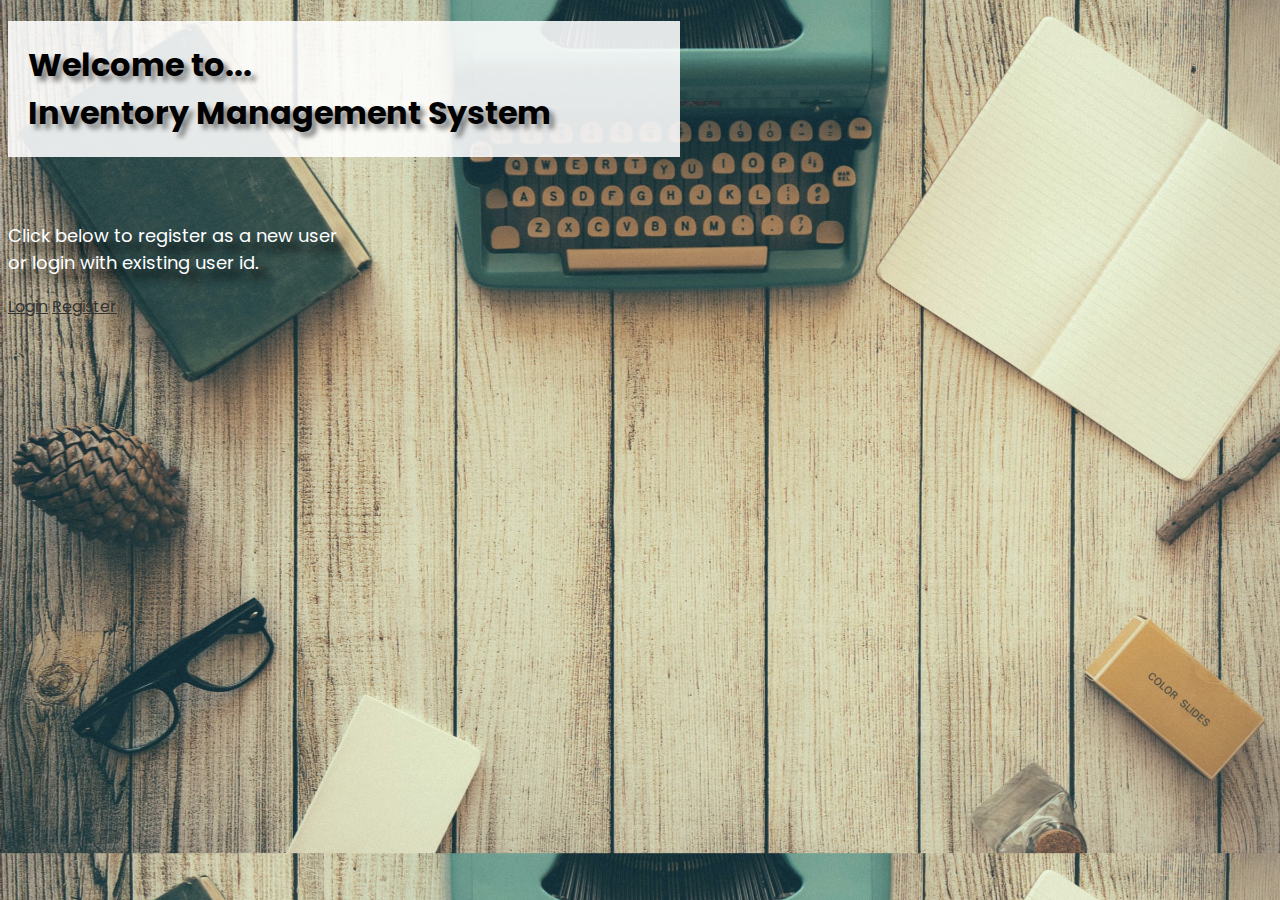
<file: IMS/Projects/IMS/Main.html>
<!DOCTYPE html>
<html lang="en" class="h-100">
  <head>
    <meta charset="utf-8">
    <meta name="viewport" content="width=device-width, initial-scale=1">
    <meta name="description" content="">
    <meta name="author" content="Mark Otto, Jacob Thornton, and Bootstrap contributors">
    <meta name="generator" content="Hugo 0.88.1">
    <title>Inventory Management System</title>
    <link rel="canonical" href="https://getbootstrap.com/docs/5.1/examples/cover/">
    <link href="https://cdn.jsdelivr.net/npm/bootstrap@5.1.3/dist/css/bootstrap.min.css" rel="stylesheet" integrity="sha384-1BmE4kWBq78iYhFldvKuhfTAU6auU8tT94WrHftjDbrCEXSU1oBoqyl2QvZ6jIW3" crossorigin="anonymous">
    <link href="Extra/Style.css" rel="stylesheet">
    <script src="https://cdn.jsdelivr.net/npm/bootstrap@5.1.3/dist/js/bootstrap.bundle.min.js" integrity="sha384-ka7Sk0Gln4gmtz2MlQnikT1wXgYsOg+OMhuP+IlRH9sENBO0LRn5q+8nbTov4+1p" crossorigin="anonymous"></script>
    <meta name="theme-color" content="#7952b3">
    <style>
      .bd-placeholder-img {
        font-size: 1.125rem;
        text-anchor: middle;
        -webkit-user-select: none;
        -moz-user-select: none;
        user-select: none;
      }

      @media (min-width: 768px) {
        .bd-placeholder-img-lg {
          font-size: 3.5rem;
        }
      }
    </style>
  <link href="Extra/Main.css" rel="stylesheet">
  </head>
  <body class="d-flex h-100 text-center text-white bg-dark">
    
        <div class="cover-container d-flex w-100 h-100 p-3 mx-auto flex-column">
        <header class="mb-auto">
            <div>
            <h3 class="float-md-start mb-0"></h3>
            <nav class="nav nav-masthead justify-content-center float-md-end">
            </nav>
            </div>
        </header>

        <main class="px-3">
            <h1 style="text-shadow: 5px 5px 5px grey;padding: 20px;background-color: rgba(255, 255, 255, 0.877);color: black;">Welcome to...<br/>Inventory Management System</h1><br/>
            <p class="lead" style="color:white;font-size:18px;text-shadow: 10px 10px 10px black;">Click below to register as a new user<br/>or login with existing user id.</p>
            <p class="lead">
            <a href="Login.php" class="btn btn-lg btn-secondary fw-bold bg-white">Login</a>
            <a href="Registration.php" class="btn btn-lg btn-secondary fw-bold bg-white">Register</a>
            </p>
        </main>

        <footer class="mt-auto text-white-50">
            <p></p>
        </footer>
        </div>
    </body>
</html>
</file>
<file: Loader/styles.css>
html, body {
    margin: 0;
    padding: 0;
}

.loader {
    background-color: #222222;
    width: 100vw;
    height: 100vh;
    display: flex;
    justify-content: center;
    align-items: center;
}

.blob {
    width: 20%;
    animation: blink infinite ease-in-out 2s;
}

.signal {
    width: 28%;
    position: absolute;
    animation: round infinite ease-in-out 2s;
}

@keyframes round {
    from {
        transform: rotate(0deg);
    }
    to {
        transform: rotate(360deg);
    }
}

@keyframes blink {
    0% {
        transform: scale(0.9);
    }
    50% {
        transform: scale(1.0);
    }
    100% {
        transform: scale(0.9);
    }
}
</file>
<file: corona-free-dark-bootstrap-admin-template-1.0.0/corona-free-dark-bootstrap-admin-template-1.0.0/template/assets/vendors/css/vendor.bundle.base.css>
/*
 * Container style
 */
.ps {
  overflow: hidden !important;
  overflow-anchor: none;
  -ms-overflow-style: none;
  touch-action: auto;
  -ms-touch-action: auto;
}

/*
 * Scrollbar rail styles
 */
.ps__rail-x {
  display: none;
  opacity: 0;
  transition: background-color .2s linear, opacity .2s linear;
  -webkit-transition: background-color .2s linear, opacity .2s linear;
  height: 15px;
  /* there must be 'bottom' or 'top' for ps__rail-x */
  bottom: 0px;
  /* please don't change 'position' */
  position: absolute;
}

.ps__rail-y {
  display: none;
  opacity: 0;
  transition: background-color .2s linear, opacity .2s linear;
  -webkit-transition: background-color .2s linear, opacity .2s linear;
  width: 15px;
  /* there must be 'right' or 'left' for ps__rail-y */
  right: 0;
  /* please don't change 'position' */
  position: absolute;
}

.ps--active-x > .ps__rail-x,
.ps--active-y > .ps__rail-y {
  display: block;
  background-color: transparent;
}

.ps:hover > .ps__rail-x,
.ps:hover > .ps__rail-y,
.ps--focus > .ps__rail-x,
.ps--focus > .ps__rail-y,
.ps--scrolling-x > .ps__rail-x,
.ps--scrolling-y > .ps__rail-y {
  opacity: 0.6;
}

.ps .ps__rail-x:hover,
.ps .ps__rail-y:hover,
.ps .ps__rail-x:focus,
.ps .ps__rail-y:focus,
.ps .ps__rail-x.ps--clicking,
.ps .ps__rail-y.ps--clicking {
  background-color: #eee;
  opacity: 0.9;
}

/*
 * Scrollbar thumb styles
 */
.ps__thumb-x {
  background-color: #aaa;
  border-radius: 6px;
  transition: background-color .2s linear, height .2s ease-in-out;
  -webkit-transition: background-color .2s linear, height .2s ease-in-out;
  height: 6px;
  /* there must be 'bottom' for ps__thumb-x */
  bottom: 2px;
  /* please don't change 'position' */
  position: absolute;
}

.ps__thumb-y {
  background-color: #aaa;
  border-radius: 6px;
  transition: background-color .2s linear, width .2s ease-in-out;
  -webkit-transition: background-color .2s linear, width .2s ease-in-out;
  width: 6px;
  /* there must be 'right' for ps__thumb-y */
  right: 2px;
  /* please don't change 'position' */
  position: absolute;
}

.ps__rail-x:hover > .ps__thumb-x,
.ps__rail-x:focus > .ps__thumb-x,
.ps__rail-x.ps--clicking .ps__thumb-x {
  background-color: #999;
  height: 11px;
}

.ps__rail-y:hover > .ps__thumb-y,
.ps__rail-y:focus > .ps__thumb-y,
.ps__rail-y.ps--clicking .ps__thumb-y {
  background-color: #999;
  width: 11px;
}

/* MS supports */
@supports (-ms-overflow-style: none) {
  .ps {
    overflow: auto !important;
  }
}

@media screen and (-ms-high-contrast: active), (-ms-high-contrast: none) {
  .ps {
    overflow: auto !important;
  }
}
</file>
<file: IMS/Projects/IMS/Extra/Style.css>
@import url('https://fonts.googleapis.com/css2?family=Poppins&display=swap');
body
{
    font-family: 'Poppins',sans-serif;
    background-image: url("../Images/Background.jpg");
    background-size: cover;
}
.content
{
    margin: 8%;
    background-color: #fff;
    padding: 4rem 1rem 4rem 1rem;
    box-shadow: 0 0 5px 5px rgba(0,0,0,.05);
}
.signin-text
{
    font-style: normal;
    font-weight: 600 !important;
}
.form-control
{
    display: block;
    width: 100%;
    font-size: 1rem;
    font-weight: 400;
    line-height: 1.5;
    border-style: solid;
    border-color: red;
    border-width: 0px 0px 1px 0px ;
    padding: 0px;
    color: #495057;
    height:auto;
    border-radius: 0;
    background-color: #fff;
    background-clip:padding-box;
}
.form-control:focus
{
    color:#495057;;
    background-color: #fff;
    border-color: #fff;
    box-shadow: none;
    outline: 0;
}
.btn-class
{
    border-color: red;
    color:red;
    transition: all 0.5s ease;
}
.btn-class:hover
{   
    color:whitesmoke;
    background-color: red;
    transition: all 0.5s ease;
}
.btn-class:active{
    border:none;
    background-color: whitesmoke;
    color: black;
    transition: all 0.5s ease;
}
</file>
<file: IMS/Projects/IMS/Extra/Main.css>
.btn-secondary{
  color: #333;
  text-shadow: none;
  border: none;
  border-radius:10px;
  transition: all .5s ease;
}
.btn-secondary:hover{
  color:#F73333;
  border: 4px solid #F05050;
  font-size:25px;
  transition: all .5s ease;
}
.btn-secondary:focus {
  color:black;
  font-size: 20px;
  border:2px solid black;
  transition: all .5s ease;
}
.cover-container {
  max-width: 42em;
}
</file>
<file: corona-free-dark-bootstrap-admin-template-1.0.0/corona-free-dark-bootstrap-admin-template-1.0.0/template/assets/vendors/flag-icon-css/css/flag-icon.min.css>
.flag-icon-background{background-size:contain;background-position:50%;background-repeat:no-repeat}.flag-icon{background-size:contain;background-position:50%;background-repeat:no-repeat;position:relative;display:inline-block;width:1.33333333em;line-height:1em}.flag-icon:before{content:'\00a0'}.flag-icon.flag-icon-squared{width:1em}.flag-icon-ad{background-image:url(../flags/4x3/ad.svg)}.flag-icon-ad.flag-icon-squared{background-image:url(../flags/1x1/ad.svg)}.flag-icon-ae{background-image:url(../flags/4x3/ae.svg)}.flag-icon-ae.flag-icon-squared{background-image:url(../flags/1x1/ae.svg)}.flag-icon-af{background-image:url(../flags/4x3/af.svg)}.flag-icon-af.flag-icon-squared{background-image:url(../flags/1x1/af.svg)}.flag-icon-ag{background-image:url(../flags/4x3/ag.svg)}.flag-icon-ag.flag-icon-squared{background-image:url(../flags/1x1/ag.svg)}.flag-icon-ai{background-image:url(../flags/4x3/ai.svg)}.flag-icon-ai.flag-icon-squared{background-image:url(../flags/1x1/ai.svg)}.flag-icon-al{background-image:url(../flags/4x3/al.svg)}.flag-icon-al.flag-icon-squared{background-image:url(../flags/1x1/al.svg)}.flag-icon-am{background-image:url(../flags/4x3/am.svg)}.flag-icon-am.flag-icon-squared{background-image:url(../flags/1x1/am.svg)}.flag-icon-ao{background-image:url(../flags/4x3/ao.svg)}.flag-icon-ao.flag-icon-squared{background-image:url(../flags/1x1/ao.svg)}.flag-icon-aq{background-image:url(../flags/4x3/aq.svg)}.flag-icon-aq.flag-icon-squared{background-image:url(../flags/1x1/aq.svg)}.flag-icon-ar{background-image:url(../flags/4x3/ar.svg)}.flag-icon-ar.flag-icon-squared{background-image:url(../flags/1x1/ar.svg)}.flag-icon-as{background-image:url(../flags/4x3/as.svg)}.flag-icon-as.flag-icon-squared{background-image:url(../flags/1x1/as.svg)}.flag-icon-at{background-image:url(../flags/4x3/at.svg)}.flag-icon-at.flag-icon-squared{background-image:url(../flags/1x1/at.svg)}.flag-icon-au{background-image:url(../flags/4x3/au.svg)}.flag-icon-au.flag-icon-squared{background-image:url(../flags/1x1/au.svg)}.flag-icon-aw{background-image:url(../flags/4x3/aw.svg)}.flag-icon-aw.flag-icon-squared{background-image:url(../flags/1x1/aw.svg)}.flag-icon-ax{background-image:url(../flags/4x3/ax.svg)}.flag-icon-ax.flag-icon-squared{background-image:url(../flags/1x1/ax.svg)}.flag-icon-az{background-image:url(../flags/4x3/az.svg)}.flag-icon-az.flag-icon-squared{background-image:url(../flags/1x1/az.svg)}.flag-icon-ba{background-image:url(../flags/4x3/ba.svg)}.flag-icon-ba.flag-icon-squared{background-image:url(../flags/1x1/ba.svg)}.flag-icon-bb{background-image:url(../flags/4x3/bb.svg)}.flag-icon-bb.flag-icon-squared{background-image:url(../flags/1x1/bb.svg)}.flag-icon-bd{background-image:url(../flags/4x3/bd.svg)}.flag-icon-bd.flag-icon-squared{background-image:url(../flags/1x1/bd.svg)}.flag-icon-be{background-image:url(../flags/4x3/be.svg)}.flag-icon-be.flag-icon-squared{background-image:url(../flags/1x1/be.svg)}.flag-icon-bf{background-image:url(../flags/4x3/bf.svg)}.flag-icon-bf.flag-icon-squared{background-image:url(../flags/1x1/bf.svg)}.flag-icon-bg{background-image:url(../flags/4x3/bg.svg)}.flag-icon-bg.flag-icon-squared{background-image:url(../flags/1x1/bg.svg)}.flag-icon-bh{background-image:url(../flags/4x3/bh.svg)}.flag-icon-bh.flag-icon-squared{background-image:url(../flags/1x1/bh.svg)}.flag-icon-bi{background-image:url(../flags/4x3/bi.svg)}.flag-icon-bi.flag-icon-squared{background-image:url(../flags/1x1/bi.svg)}.flag-icon-bj{background-image:url(../flags/4x3/bj.svg)}.flag-icon-bj.flag-icon-squared{background-image:url(../flags/1x1/bj.svg)}.flag-icon-bl{background-image:url(../flags/4x3/bl.svg)}.flag-icon-bl.flag-icon-squared{background-image:url(../flags/1x1/bl.svg)}.flag-icon-bm{background-image:url(../flags/4x3/bm.svg)}.flag-icon-bm.flag-icon-squared{background-image:url(../flags/1x1/bm.svg)}.flag-icon-bn{background-image:url(../flags/4x3/bn.svg)}.flag-icon-bn.flag-icon-squared{background-image:url(../flags/1x1/bn.svg)}.flag-icon-bo{background-image:url(../flags/4x3/bo.svg)}.flag-icon-bo.flag-icon-squared{background-image:url(../flags/1x1/bo.svg)}.flag-icon-bq{background-image:url(../flags/4x3/bq.svg)}.flag-icon-bq.flag-icon-squared{background-image:url(../flags/1x1/bq.svg)}.flag-icon-br{background-image:url(../flags/4x3/br.svg)}.flag-icon-br.flag-icon-squared{background-image:url(../flags/1x1/br.svg)}.flag-icon-bs{background-image:url(../flags/4x3/bs.svg)}.flag-icon-bs.flag-icon-squared{background-image:url(../flags/1x1/bs.svg)}.flag-icon-bt{background-image:url(../flags/4x3/bt.svg)}.flag-icon-bt.flag-icon-squared{background-image:url(../flags/1x1/bt.svg)}.flag-icon-bv{background-image:url(../flags/4x3/bv.svg)}.flag-icon-bv.flag-icon-squared{background-image:url(../flags/1x1/bv.svg)}.flag-icon-bw{background-image:url(../flags/4x3/bw.svg)}.flag-icon-bw.flag-icon-squared{background-image:url(../flags/1x1/bw.svg)}.flag-icon-by{background-image:url(../flags/4x3/by.svg)}.flag-icon-by.flag-icon-squared{background-image:url(../flags/1x1/by.svg)}.flag-icon-bz{background-image:url(../flags/4x3/bz.svg)}.flag-icon-bz.flag-icon-squared{background-image:url(../flags/1x1/bz.svg)}.flag-icon-ca{background-image:url(../flags/4x3/ca.svg)}.flag-icon-ca.flag-icon-squared{background-image:url(../flags/1x1/ca.svg)}.flag-icon-cc{background-image:url(../flags/4x3/cc.svg)}.flag-icon-cc.flag-icon-squared{background-image:url(../flags/1x1/cc.svg)}.flag-icon-cd{background-image:url(../flags/4x3/cd.svg)}.flag-icon-cd.flag-icon-squared{background-image:url(../flags/1x1/cd.svg)}.flag-icon-cf{background-image:url(../flags/4x3/cf.svg)}.flag-icon-cf.flag-icon-squared{background-image:url(../flags/1x1/cf.svg)}.flag-icon-cg{background-image:url(../flags/4x3/cg.svg)}.flag-icon-cg.flag-icon-squared{background-image:url(../flags/1x1/cg.svg)}.flag-icon-ch{background-image:url(../flags/4x3/ch.svg)}.flag-icon-ch.flag-icon-squared{background-image:url(../flags/1x1/ch.svg)}.flag-icon-ci{background-image:url(../flags/4x3/ci.svg)}.flag-icon-ci.flag-icon-squared{background-image:url(../flags/1x1/ci.svg)}.flag-icon-ck{background-image:url(../flags/4x3/ck.svg)}.flag-icon-ck.flag-icon-squared{background-image:url(../flags/1x1/ck.svg)}.flag-icon-cl{background-image:url(../flags/4x3/cl.svg)}.flag-icon-cl.flag-icon-squared{background-image:url(../flags/1x1/cl.svg)}.flag-icon-cm{background-image:url(../flags/4x3/cm.svg)}.flag-icon-cm.flag-icon-squared{background-image:url(../flags/1x1/cm.svg)}.flag-icon-cn{background-image:url(../flags/4x3/cn.svg)}.flag-icon-cn.flag-icon-squared{background-image:url(../flags/1x1/cn.svg)}.flag-icon-co{background-image:url(../flags/4x3/co.svg)}.flag-icon-co.flag-icon-squared{background-image:url(../flags/1x1/co.svg)}.flag-icon-cr{background-image:url(../flags/4x3/cr.svg)}.flag-icon-cr.flag-icon-squared{background-image:url(../flags/1x1/cr.svg)}.flag-icon-cu{background-image:url(../flags/4x3/cu.svg)}.flag-icon-cu.flag-icon-squared{background-image:url(../flags/1x1/cu.svg)}.flag-icon-cv{background-image:url(../flags/4x3/cv.svg)}.flag-icon-cv.flag-icon-squared{background-image:url(../flags/1x1/cv.svg)}.flag-icon-cw{background-image:url(../flags/4x3/cw.svg)}.flag-icon-cw.flag-icon-squared{background-image:url(../flags/1x1/cw.svg)}.flag-icon-cx{background-image:url(../flags/4x3/cx.svg)}.flag-icon-cx.flag-icon-squared{background-image:url(../flags/1x1/cx.svg)}.flag-icon-cy{background-image:url(../flags/4x3/cy.svg)}.flag-icon-cy.flag-icon-squared{background-image:url(../flags/1x1/cy.svg)}.flag-icon-cz{background-image:url(../flags/4x3/cz.svg)}.flag-icon-cz.flag-icon-squared{background-image:url(../flags/1x1/cz.svg)}.flag-icon-de{background-image:url(../flags/4x3/de.svg)}.flag-icon-de.flag-icon-squared{background-image:url(../flags/1x1/de.svg)}.flag-icon-dj{background-image:url(../flags/4x3/dj.svg)}.flag-icon-dj.flag-icon-squared{background-image:url(../flags/1x1/dj.svg)}.flag-icon-dk{background-image:url(../flags/4x3/dk.svg)}.flag-icon-dk.flag-icon-squared{background-image:url(../flags/1x1/dk.svg)}.flag-icon-dm{background-image:url(../flags/4x3/dm.svg)}.flag-icon-dm.flag-icon-squared{background-image:url(../flags/1x1/dm.svg)}.flag-icon-do{background-image:url(../flags/4x3/do.svg)}.flag-icon-do.flag-icon-squared{background-image:url(../flags/1x1/do.svg)}.flag-icon-dz{background-image:url(../flags/4x3/dz.svg)}.flag-icon-dz.flag-icon-squared{background-image:url(../flags/1x1/dz.svg)}.flag-icon-ec{background-image:url(../flags/4x3/ec.svg)}.flag-icon-ec.flag-icon-squared{background-image:url(../flags/1x1/ec.svg)}.flag-icon-ee{background-image:url(../flags/4x3/ee.svg)}.flag-icon-ee.flag-icon-squared{background-image:url(../flags/1x1/ee.svg)}.flag-icon-eg{background-image:url(../flags/4x3/eg.svg)}.flag-icon-eg.flag-icon-squared{background-image:url(../flags/1x1/eg.svg)}.flag-icon-eh{background-image:url(../flags/4x3/eh.svg)}.flag-icon-eh.flag-icon-squared{background-image:url(../flags/1x1/eh.svg)}.flag-icon-er{background-image:url(../flags/4x3/er.svg)}.flag-icon-er.flag-icon-squared{background-image:url(../flags/1x1/er.svg)}.flag-icon-es{background-image:url(../flags/4x3/es.svg)}.flag-icon-es.flag-icon-squared{background-image:url(../flags/1x1/es.svg)}.flag-icon-et{background-image:url(../flags/4x3/et.svg)}.flag-icon-et.flag-icon-squared{background-image:url(../flags/1x1/et.svg)}.flag-icon-fi{background-image:url(../flags/4x3/fi.svg)}.flag-icon-fi.flag-icon-squared{background-image:url(../flags/1x1/fi.svg)}.flag-icon-fj{background-image:url(../flags/4x3/fj.svg)}.flag-icon-fj.flag-icon-squared{background-image:url(../flags/1x1/fj.svg)}.flag-icon-fk{background-image:url(../flags/4x3/fk.svg)}.flag-icon-fk.flag-icon-squared{background-image:url(../flags/1x1/fk.svg)}.flag-icon-fm{background-image:url(../flags/4x3/fm.svg)}.flag-icon-fm.flag-icon-squared{background-image:url(../flags/1x1/fm.svg)}.flag-icon-fo{background-image:url(../flags/4x3/fo.svg)}.flag-icon-fo.flag-icon-squared{background-image:url(../flags/1x1/fo.svg)}.flag-icon-fr{background-image:url(../flags/4x3/fr.svg)}.flag-icon-fr.flag-icon-squared{background-image:url(../flags/1x1/fr.svg)}.flag-icon-ga{background-image:url(../flags/4x3/ga.svg)}.flag-icon-ga.flag-icon-squared{background-image:url(../flags/1x1/ga.svg)}.flag-icon-gb{background-image:url(../flags/4x3/gb.svg)}.flag-icon-gb.flag-icon-squared{background-image:url(../flags/1x1/gb.svg)}.flag-icon-gd{background-image:url(../flags/4x3/gd.svg)}.flag-icon-gd.flag-icon-squared{background-image:url(../flags/1x1/gd.svg)}.flag-icon-ge{background-image:url(../flags/4x3/ge.svg)}.flag-icon-ge.flag-icon-squared{background-image:url(../flags/1x1/ge.svg)}.flag-icon-gf{background-image:url(../flags/4x3/gf.svg)}.flag-icon-gf.flag-icon-squared{background-image:url(../flags/1x1/gf.svg)}.flag-icon-gg{background-image:url(../flags/4x3/gg.svg)}.flag-icon-gg.flag-icon-squared{background-image:url(../flags/1x1/gg.svg)}.flag-icon-gh{background-image:url(../flags/4x3/gh.svg)}.flag-icon-gh.flag-icon-squared{background-image:url(../flags/1x1/gh.svg)}.flag-icon-gi{background-image:url(../flags/4x3/gi.svg)}.flag-icon-gi.flag-icon-squared{background-image:url(../flags/1x1/gi.svg)}.flag-icon-gl{background-image:url(../flags/4x3/gl.svg)}.flag-icon-gl.flag-icon-squared{background-image:url(../flags/1x1/gl.svg)}.flag-icon-gm{background-image:url(../flags/4x3/gm.svg)}.flag-icon-gm.flag-icon-squared{background-image:url(../flags/1x1/gm.svg)}.flag-icon-gn{background-image:url(../flags/4x3/gn.svg)}.flag-icon-gn.flag-icon-squared{background-image:url(../flags/1x1/gn.svg)}.flag-icon-gp{background-image:url(../flags/4x3/gp.svg)}.flag-icon-gp.flag-icon-squared{background-image:url(../flags/1x1/gp.svg)}.flag-icon-gq{background-image:url(../flags/4x3/gq.svg)}.flag-icon-gq.flag-icon-squared{background-image:url(../flags/1x1/gq.svg)}.flag-icon-gr{background-image:url(../flags/4x3/gr.svg)}.flag-icon-gr.flag-icon-squared{background-image:url(../flags/1x1/gr.svg)}.flag-icon-gs{background-image:url(../flags/4x3/gs.svg)}.flag-icon-gs.flag-icon-squared{background-image:url(../flags/1x1/gs.svg)}.flag-icon-gt{background-image:url(../flags/4x3/gt.svg)}.flag-icon-gt.flag-icon-squared{background-image:url(../flags/1x1/gt.svg)}.flag-icon-gu{background-image:url(../flags/4x3/gu.svg)}.flag-icon-gu.flag-icon-squared{background-image:url(../flags/1x1/gu.svg)}.flag-icon-gw{background-image:url(../flags/4x3/gw.svg)}.flag-icon-gw.flag-icon-squared{background-image:url(../flags/1x1/gw.svg)}.flag-icon-gy{background-image:url(../flags/4x3/gy.svg)}.flag-icon-gy.flag-icon-squared{background-image:url(../flags/1x1/gy.svg)}.flag-icon-hk{background-image:url(../flags/4x3/hk.svg)}.flag-icon-hk.flag-icon-squared{background-image:url(../flags/1x1/hk.svg)}.flag-icon-hm{background-image:url(../flags/4x3/hm.svg)}.flag-icon-hm.flag-icon-squared{background-image:url(../flags/1x1/hm.svg)}.flag-icon-hn{background-image:url(../flags/4x3/hn.svg)}.flag-icon-hn.flag-icon-squared{background-image:url(../flags/1x1/hn.svg)}.flag-icon-hr{background-image:url(../flags/4x3/hr.svg)}.flag-icon-hr.flag-icon-squared{background-image:url(../flags/1x1/hr.svg)}.flag-icon-ht{background-image:url(../flags/4x3/ht.svg)}.flag-icon-ht.flag-icon-squared{background-image:url(../flags/1x1/ht.svg)}.flag-icon-hu{background-image:url(../flags/4x3/hu.svg)}.flag-icon-hu.flag-icon-squared{background-image:url(../flags/1x1/hu.svg)}.flag-icon-id{background-image:url(../flags/4x3/id.svg)}.flag-icon-id.flag-icon-squared{background-image:url(../flags/1x1/id.svg)}.flag-icon-ie{background-image:url(../flags/4x3/ie.svg)}.flag-icon-ie.flag-icon-squared{background-image:url(../flags/1x1/ie.svg)}.flag-icon-il{background-image:url(../flags/4x3/il.svg)}.flag-icon-il.flag-icon-squared{background-image:url(../flags/1x1/il.svg)}.flag-icon-im{background-image:url(../flags/4x3/im.svg)}.flag-icon-im.flag-icon-squared{background-image:url(../flags/1x1/im.svg)}.flag-icon-in{background-image:url(../flags/4x3/in.svg)}.flag-icon-in.flag-icon-squared{background-image:url(../flags/1x1/in.svg)}.flag-icon-io{background-image:url(../flags/4x3/io.svg)}.flag-icon-io.flag-icon-squared{background-image:url(../flags/1x1/io.svg)}.flag-icon-iq{background-image:url(../flags/4x3/iq.svg)}.flag-icon-iq.flag-icon-squared{background-image:url(../flags/1x1/iq.svg)}.flag-icon-ir{background-image:url(../flags/4x3/ir.svg)}.flag-icon-ir.flag-icon-squared{background-image:url(../flags/1x1/ir.svg)}.flag-icon-is{background-image:url(../flags/4x3/is.svg)}.flag-icon-is.flag-icon-squared{background-image:url(../flags/1x1/is.svg)}.flag-icon-it{background-image:url(../flags/4x3/it.svg)}.flag-icon-it.flag-icon-squared{background-image:url(../flags/1x1/it.svg)}.flag-icon-je{background-image:url(../flags/4x3/je.svg)}.flag-icon-je.flag-icon-squared{background-image:url(../flags/1x1/je.svg)}.flag-icon-jm{background-image:url(../flags/4x3/jm.svg)}.flag-icon-jm.flag-icon-squared{background-image:url(../flags/1x1/jm.svg)}.flag-icon-jo{background-image:url(../flags/4x3/jo.svg)}.flag-icon-jo.flag-icon-squared{background-image:url(../flags/1x1/jo.svg)}.flag-icon-jp{background-image:url(../flags/4x3/jp.svg)}.flag-icon-jp.flag-icon-squared{background-image:url(../flags/1x1/jp.svg)}.flag-icon-ke{background-image:url(../flags/4x3/ke.svg)}.flag-icon-ke.flag-icon-squared{background-image:url(../flags/1x1/ke.svg)}.flag-icon-kg{background-image:url(../flags/4x3/kg.svg)}.flag-icon-kg.flag-icon-squared{background-image:url(../flags/1x1/kg.svg)}.flag-icon-kh{background-image:url(../flags/4x3/kh.svg)}.flag-icon-kh.flag-icon-squared{background-image:url(../flags/1x1/kh.svg)}.flag-icon-ki{background-image:url(../flags/4x3/ki.svg)}.flag-icon-ki.flag-icon-squared{background-image:url(../flags/1x1/ki.svg)}.flag-icon-km{background-image:url(../flags/4x3/km.svg)}.flag-icon-km.flag-icon-squared{background-image:url(../flags/1x1/km.svg)}.flag-icon-kn{background-image:url(../flags/4x3/kn.svg)}.flag-icon-kn.flag-icon-squared{background-image:url(../flags/1x1/kn.svg)}.flag-icon-kp{background-image:url(../flags/4x3/kp.svg)}.flag-icon-kp.flag-icon-squared{background-image:url(../flags/1x1/kp.svg)}.flag-icon-kr{background-image:url(../flags/4x3/kr.svg)}.flag-icon-kr.flag-icon-squared{background-image:url(../flags/1x1/kr.svg)}.flag-icon-kw{background-image:url(../flags/4x3/kw.svg)}.flag-icon-kw.flag-icon-squared{background-image:url(../flags/1x1/kw.svg)}.flag-icon-ky{background-image:url(../flags/4x3/ky.svg)}.flag-icon-ky.flag-icon-squared{background-image:url(../flags/1x1/ky.svg)}.flag-icon-kz{background-image:url(../flags/4x3/kz.svg)}.flag-icon-kz.flag-icon-squared{background-image:url(../flags/1x1/kz.svg)}.flag-icon-la{background-image:url(../flags/4x3/la.svg)}.flag-icon-la.flag-icon-squared{background-image:url(../flags/1x1/la.svg)}.flag-icon-lb{background-image:url(../flags/4x3/lb.svg)}.flag-icon-lb.flag-icon-squared{background-image:url(../flags/1x1/lb.svg)}.flag-icon-lc{background-image:url(../flags/4x3/lc.svg)}.flag-icon-lc.flag-icon-squared{background-image:url(../flags/1x1/lc.svg)}.flag-icon-li{background-image:url(../flags/4x3/li.svg)}.flag-icon-li.flag-icon-squared{background-image:url(../flags/1x1/li.svg)}.flag-icon-lk{background-image:url(../flags/4x3/lk.svg)}.flag-icon-lk.flag-icon-squared{background-image:url(../flags/1x1/lk.svg)}.flag-icon-lr{background-image:url(../flags/4x3/lr.svg)}.flag-icon-lr.flag-icon-squared{background-image:url(../flags/1x1/lr.svg)}.flag-icon-ls{background-image:url(../flags/4x3/ls.svg)}.flag-icon-ls.flag-icon-squared{background-image:url(../flags/1x1/ls.svg)}.flag-icon-lt{background-image:url(../flags/4x3/lt.svg)}.flag-icon-lt.flag-icon-squared{background-image:url(../flags/1x1/lt.svg)}.flag-icon-lu{background-image:url(../flags/4x3/lu.svg)}.flag-icon-lu.flag-icon-squared{background-image:url(../flags/1x1/lu.svg)}.flag-icon-lv{background-image:url(../flags/4x3/lv.svg)}.flag-icon-lv.flag-icon-squared{background-image:url(../flags/1x1/lv.svg)}.flag-icon-ly{background-image:url(../flags/4x3/ly.svg)}.flag-icon-ly.flag-icon-squared{background-image:url(../flags/1x1/ly.svg)}.flag-icon-ma{background-image:url(../flags/4x3/ma.svg)}.flag-icon-ma.flag-icon-squared{background-image:url(../flags/1x1/ma.svg)}.flag-icon-mc{background-image:url(../flags/4x3/mc.svg)}.flag-icon-mc.flag-icon-squared{background-image:url(../flags/1x1/mc.svg)}.flag-icon-md{background-image:url(../flags/4x3/md.svg)}.flag-icon-md.flag-icon-squared{background-image:url(../flags/1x1/md.svg)}.flag-icon-me{background-image:url(../flags/4x3/me.svg)}.flag-icon-me.flag-icon-squared{background-image:url(../flags/1x1/me.svg)}.flag-icon-mf{background-image:url(../flags/4x3/mf.svg)}.flag-icon-mf.flag-icon-squared{background-image:url(../flags/1x1/mf.svg)}.flag-icon-mg{background-image:url(../flags/4x3/mg.svg)}.flag-icon-mg.flag-icon-squared{background-image:url(../flags/1x1/mg.svg)}.flag-icon-mh{background-image:url(../flags/4x3/mh.svg)}.flag-icon-mh.flag-icon-squared{background-image:url(../flags/1x1/mh.svg)}.flag-icon-mk{background-image:url(../flags/4x3/mk.svg)}.flag-icon-mk.flag-icon-squared{background-image:url(../flags/1x1/mk.svg)}.flag-icon-ml{background-image:url(../flags/4x3/ml.svg)}.flag-icon-ml.flag-icon-squared{background-image:url(../flags/1x1/ml.svg)}.flag-icon-mm{background-image:url(../flags/4x3/mm.svg)}.flag-icon-mm.flag-icon-squared{background-image:url(../flags/1x1/mm.svg)}.flag-icon-mn{background-image:url(../flags/4x3/mn.svg)}.flag-icon-mn.flag-icon-squared{background-image:url(../flags/1x1/mn.svg)}.flag-icon-mo{background-image:url(../flags/4x3/mo.svg)}.flag-icon-mo.flag-icon-squared{background-image:url(../flags/1x1/mo.svg)}.flag-icon-mp{background-image:url(../flags/4x3/mp.svg)}.flag-icon-mp.flag-icon-squared{background-image:url(../flags/1x1/mp.svg)}.flag-icon-mq{background-image:url(../flags/4x3/mq.svg)}.flag-icon-mq.flag-icon-squared{background-image:url(../flags/1x1/mq.svg)}.flag-icon-mr{background-image:url(../flags/4x3/mr.svg)}.flag-icon-mr.flag-icon-squared{background-image:url(../flags/1x1/mr.svg)}.flag-icon-ms{background-image:url(../flags/4x3/ms.svg)}.flag-icon-ms.flag-icon-squared{background-image:url(../flags/1x1/ms.svg)}.flag-icon-mt{background-image:url(../flags/4x3/mt.svg)}.flag-icon-mt.flag-icon-squared{background-image:url(../flags/1x1/mt.svg)}.flag-icon-mu{background-image:url(../flags/4x3/mu.svg)}.flag-icon-mu.flag-icon-squared{background-image:url(../flags/1x1/mu.svg)}.flag-icon-mv{background-image:url(../flags/4x3/mv.svg)}.flag-icon-mv.flag-icon-squared{background-image:url(../flags/1x1/mv.svg)}.flag-icon-mw{background-image:url(../flags/4x3/mw.svg)}.flag-icon-mw.flag-icon-squared{background-image:url(../flags/1x1/mw.svg)}.flag-icon-mx{background-image:url(../flags/4x3/mx.svg)}.flag-icon-mx.flag-icon-squared{background-image:url(../flags/1x1/mx.svg)}.flag-icon-my{background-image:url(../flags/4x3/my.svg)}.flag-icon-my.flag-icon-squared{background-image:url(../flags/1x1/my.svg)}.flag-icon-mz{background-image:url(../flags/4x3/mz.svg)}.flag-icon-mz.flag-icon-squared{background-image:url(../flags/1x1/mz.svg)}.flag-icon-na{background-image:url(../flags/4x3/na.svg)}.flag-icon-na.flag-icon-squared{background-image:url(../flags/1x1/na.svg)}.flag-icon-nc{background-image:url(../flags/4x3/nc.svg)}.flag-icon-nc.flag-icon-squared{background-image:url(../flags/1x1/nc.svg)}.flag-icon-ne{background-image:url(../flags/4x3/ne.svg)}.flag-icon-ne.flag-icon-squared{background-image:url(../flags/1x1/ne.svg)}.flag-icon-nf{background-image:url(../flags/4x3/nf.svg)}.flag-icon-nf.flag-icon-squared{background-image:url(../flags/1x1/nf.svg)}.flag-icon-ng{background-image:url(../flags/4x3/ng.svg)}.flag-icon-ng.flag-icon-squared{background-image:url(../flags/1x1/ng.svg)}.flag-icon-ni{background-image:url(../flags/4x3/ni.svg)}.flag-icon-ni.flag-icon-squared{background-image:url(../flags/1x1/ni.svg)}.flag-icon-nl{background-image:url(../flags/4x3/nl.svg)}.flag-icon-nl.flag-icon-squared{background-image:url(../flags/1x1/nl.svg)}.flag-icon-no{background-image:url(../flags/4x3/no.svg)}.flag-icon-no.flag-icon-squared{background-image:url(../flags/1x1/no.svg)}.flag-icon-np{background-image:url(../flags/4x3/np.svg)}.flag-icon-np.flag-icon-squared{background-image:url(../flags/1x1/np.svg)}.flag-icon-nr{background-image:url(../flags/4x3/nr.svg)}.flag-icon-nr.flag-icon-squared{background-image:url(../flags/1x1/nr.svg)}.flag-icon-nu{background-image:url(../flags/4x3/nu.svg)}.flag-icon-nu.flag-icon-squared{background-image:url(../flags/1x1/nu.svg)}.flag-icon-nz{background-image:url(../flags/4x3/nz.svg)}.flag-icon-nz.flag-icon-squared{background-image:url(../flags/1x1/nz.svg)}.flag-icon-om{background-image:url(../flags/4x3/om.svg)}.flag-icon-om.flag-icon-squared{background-image:url(../flags/1x1/om.svg)}.flag-icon-pa{background-image:url(../flags/4x3/pa.svg)}.flag-icon-pa.flag-icon-squared{background-image:url(../flags/1x1/pa.svg)}.flag-icon-pe{background-image:url(../flags/4x3/pe.svg)}.flag-icon-pe.flag-icon-squared{background-image:url(../flags/1x1/pe.svg)}.flag-icon-pf{background-image:url(../flags/4x3/pf.svg)}.flag-icon-pf.flag-icon-squared{background-image:url(../flags/1x1/pf.svg)}.flag-icon-pg{background-image:url(../flags/4x3/pg.svg)}.flag-icon-pg.flag-icon-squared{background-image:url(../flags/1x1/pg.svg)}.flag-icon-ph{background-image:url(../flags/4x3/ph.svg)}.flag-icon-ph.flag-icon-squared{background-image:url(../flags/1x1/ph.svg)}.flag-icon-pk{background-image:url(../flags/4x3/pk.svg)}.flag-icon-pk.flag-icon-squared{background-image:url(../flags/1x1/pk.svg)}.flag-icon-pl{background-image:url(../flags/4x3/pl.svg)}.flag-icon-pl.flag-icon-squared{background-image:url(../flags/1x1/pl.svg)}.flag-icon-pm{background-image:url(../flags/4x3/pm.svg)}.flag-icon-pm.flag-icon-squared{background-image:url(../flags/1x1/pm.svg)}.flag-icon-pn{background-image:url(../flags/4x3/pn.svg)}.flag-icon-pn.flag-icon-squared{background-image:url(../flags/1x1/pn.svg)}.flag-icon-pr{background-image:url(../flags/4x3/pr.svg)}.flag-icon-pr.flag-icon-squared{background-image:url(../flags/1x1/pr.svg)}.flag-icon-ps{background-image:url(../flags/4x3/ps.svg)}.flag-icon-ps.flag-icon-squared{background-image:url(../flags/1x1/ps.svg)}.flag-icon-pt{background-image:url(../flags/4x3/pt.svg)}.flag-icon-pt.flag-icon-squared{background-image:url(../flags/1x1/pt.svg)}.flag-icon-pw{background-image:url(../flags/4x3/pw.svg)}.flag-icon-pw.flag-icon-squared{background-image:url(../flags/1x1/pw.svg)}.flag-icon-py{background-image:url(../flags/4x3/py.svg)}.flag-icon-py.flag-icon-squared{background-image:url(../flags/1x1/py.svg)}.flag-icon-qa{background-image:url(../flags/4x3/qa.svg)}.flag-icon-qa.flag-icon-squared{background-image:url(../flags/1x1/qa.svg)}.flag-icon-re{background-image:url(../flags/4x3/re.svg)}.flag-icon-re.flag-icon-squared{background-image:url(../flags/1x1/re.svg)}.flag-icon-ro{background-image:url(../flags/4x3/ro.svg)}.flag-icon-ro.flag-icon-squared{background-image:url(../flags/1x1/ro.svg)}.flag-icon-rs{background-image:url(../flags/4x3/rs.svg)}.flag-icon-rs.flag-icon-squared{background-image:url(../flags/1x1/rs.svg)}.flag-icon-ru{background-image:url(../flags/4x3/ru.svg)}.flag-icon-ru.flag-icon-squared{background-image:url(../flags/1x1/ru.svg)}.flag-icon-rw{background-image:url(../flags/4x3/rw.svg)}.flag-icon-rw.flag-icon-squared{background-image:url(../flags/1x1/rw.svg)}.flag-icon-sa{background-image:url(../flags/4x3/sa.svg)}.flag-icon-sa.flag-icon-squared{background-image:url(../flags/1x1/sa.svg)}.flag-icon-sb{background-image:url(../flags/4x3/sb.svg)}.flag-icon-sb.flag-icon-squared{background-image:url(../flags/1x1/sb.svg)}.flag-icon-sc{background-image:url(../flags/4x3/sc.svg)}.flag-icon-sc.flag-icon-squared{background-image:url(../flags/1x1/sc.svg)}.flag-icon-sd{background-image:url(../flags/4x3/sd.svg)}.flag-icon-sd.flag-icon-squared{background-image:url(../flags/1x1/sd.svg)}.flag-icon-se{background-image:url(../flags/4x3/se.svg)}.flag-icon-se.flag-icon-squared{background-image:url(../flags/1x1/se.svg)}.flag-icon-sg{background-image:url(../flags/4x3/sg.svg)}.flag-icon-sg.flag-icon-squared{background-image:url(../flags/1x1/sg.svg)}.flag-icon-sh{background-image:url(../flags/4x3/sh.svg)}.flag-icon-sh.flag-icon-squared{background-image:url(../flags/1x1/sh.svg)}.flag-icon-si{background-image:url(../flags/4x3/si.svg)}.flag-icon-si.flag-icon-squared{background-image:url(../flags/1x1/si.svg)}.flag-icon-sj{background-image:url(../flags/4x3/sj.svg)}.flag-icon-sj.flag-icon-squared{background-image:url(../flags/1x1/sj.svg)}.flag-icon-sk{background-image:url(../flags/4x3/sk.svg)}.flag-icon-sk.flag-icon-squared{background-image:url(../flags/1x1/sk.svg)}.flag-icon-sl{background-image:url(../flags/4x3/sl.svg)}.flag-icon-sl.flag-icon-squared{background-image:url(../flags/1x1/sl.svg)}.flag-icon-sm{background-image:url(../flags/4x3/sm.svg)}.flag-icon-sm.flag-icon-squared{background-image:url(../flags/1x1/sm.svg)}.flag-icon-sn{background-image:url(../flags/4x3/sn.svg)}.flag-icon-sn.flag-icon-squared{background-image:url(../flags/1x1/sn.svg)}.flag-icon-so{background-image:url(../flags/4x3/so.svg)}.flag-icon-so.flag-icon-squared{background-image:url(../flags/1x1/so.svg)}.flag-icon-sr{background-image:url(../flags/4x3/sr.svg)}.flag-icon-sr.flag-icon-squared{background-image:url(../flags/1x1/sr.svg)}.flag-icon-ss{background-image:url(../flags/4x3/ss.svg)}.flag-icon-ss.flag-icon-squared{background-image:url(../flags/1x1/ss.svg)}.flag-icon-st{background-image:url(../flags/4x3/st.svg)}.flag-icon-st.flag-icon-squared{background-image:url(../flags/1x1/st.svg)}.flag-icon-sv{background-image:url(../flags/4x3/sv.svg)}.flag-icon-sv.flag-icon-squared{background-image:url(../flags/1x1/sv.svg)}.flag-icon-sx{background-image:url(../flags/4x3/sx.svg)}.flag-icon-sx.flag-icon-squared{background-image:url(../flags/1x1/sx.svg)}.flag-icon-sy{background-image:url(../flags/4x3/sy.svg)}.flag-icon-sy.flag-icon-squared{background-image:url(../flags/1x1/sy.svg)}.flag-icon-sz{background-image:url(../flags/4x3/sz.svg)}.flag-icon-sz.flag-icon-squared{background-image:url(../flags/1x1/sz.svg)}.flag-icon-tc{background-image:url(../flags/4x3/tc.svg)}.flag-icon-tc.flag-icon-squared{background-image:url(../flags/1x1/tc.svg)}.flag-icon-td{background-image:url(../flags/4x3/td.svg)}.flag-icon-td.flag-icon-squared{background-image:url(../flags/1x1/td.svg)}.flag-icon-tf{background-image:url(../flags/4x3/tf.svg)}.flag-icon-tf.flag-icon-squared{background-image:url(../flags/1x1/tf.svg)}.flag-icon-tg{background-image:url(../flags/4x3/tg.svg)}.flag-icon-tg.flag-icon-squared{background-image:url(../flags/1x1/tg.svg)}.flag-icon-th{background-image:url(../flags/4x3/th.svg)}.flag-icon-th.flag-icon-squared{background-image:url(../flags/1x1/th.svg)}.flag-icon-tj{background-image:url(../flags/4x3/tj.svg)}.flag-icon-tj.flag-icon-squared{background-image:url(../flags/1x1/tj.svg)}.flag-icon-tk{background-image:url(../flags/4x3/tk.svg)}.flag-icon-tk.flag-icon-squared{background-image:url(../flags/1x1/tk.svg)}.flag-icon-tl{background-image:url(../flags/4x3/tl.svg)}.flag-icon-tl.flag-icon-squared{background-image:url(../flags/1x1/tl.svg)}.flag-icon-tm{background-image:url(../flags/4x3/tm.svg)}.flag-icon-tm.flag-icon-squared{background-image:url(../flags/1x1/tm.svg)}.flag-icon-tn{background-image:url(../flags/4x3/tn.svg)}.flag-icon-tn.flag-icon-squared{background-image:url(../flags/1x1/tn.svg)}.flag-icon-to{background-image:url(../flags/4x3/to.svg)}.flag-icon-to.flag-icon-squared{background-image:url(../flags/1x1/to.svg)}.flag-icon-tr{background-image:url(../flags/4x3/tr.svg)}.flag-icon-tr.flag-icon-squared{background-image:url(../flags/1x1/tr.svg)}.flag-icon-tt{background-image:url(../flags/4x3/tt.svg)}.flag-icon-tt.flag-icon-squared{background-image:url(../flags/1x1/tt.svg)}.flag-icon-tv{background-image:url(../flags/4x3/tv.svg)}.flag-icon-tv.flag-icon-squared{background-image:url(../flags/1x1/tv.svg)}.flag-icon-tw{background-image:url(../flags/4x3/tw.svg)}.flag-icon-tw.flag-icon-squared{background-image:url(../flags/1x1/tw.svg)}.flag-icon-tz{background-image:url(../flags/4x3/tz.svg)}.flag-icon-tz.flag-icon-squared{background-image:url(../flags/1x1/tz.svg)}.flag-icon-ua{background-image:url(../flags/4x3/ua.svg)}.flag-icon-ua.flag-icon-squared{background-image:url(../flags/1x1/ua.svg)}.flag-icon-ug{background-image:url(../flags/4x3/ug.svg)}.flag-icon-ug.flag-icon-squared{background-image:url(../flags/1x1/ug.svg)}.flag-icon-um{background-image:url(../flags/4x3/um.svg)}.flag-icon-um.flag-icon-squared{background-image:url(../flags/1x1/um.svg)}.flag-icon-us{background-image:url(../flags/4x3/us.svg)}.flag-icon-us.flag-icon-squared{background-image:url(../flags/1x1/us.svg)}.flag-icon-uy{background-image:url(../flags/4x3/uy.svg)}.flag-icon-uy.flag-icon-squared{background-image:url(../flags/1x1/uy.svg)}.flag-icon-uz{background-image:url(../flags/4x3/uz.svg)}.flag-icon-uz.flag-icon-squared{background-image:url(../flags/1x1/uz.svg)}.flag-icon-va{background-image:url(../flags/4x3/va.svg)}.flag-icon-va.flag-icon-squared{background-image:url(../flags/1x1/va.svg)}.flag-icon-vc{background-image:url(../flags/4x3/vc.svg)}.flag-icon-vc.flag-icon-squared{background-image:url(../flags/1x1/vc.svg)}.flag-icon-ve{background-image:url(../flags/4x3/ve.svg)}.flag-icon-ve.flag-icon-squared{background-image:url(../flags/1x1/ve.svg)}.flag-icon-vg{background-image:url(../flags/4x3/vg.svg)}.flag-icon-vg.flag-icon-squared{background-image:url(../flags/1x1/vg.svg)}.flag-icon-vi{background-image:url(../flags/4x3/vi.svg)}.flag-icon-vi.flag-icon-squared{background-image:url(../flags/1x1/vi.svg)}.flag-icon-vn{background-image:url(../flags/4x3/vn.svg)}.flag-icon-vn.flag-icon-squared{background-image:url(../flags/1x1/vn.svg)}.flag-icon-vu{background-image:url(../flags/4x3/vu.svg)}.flag-icon-vu.flag-icon-squared{background-image:url(../flags/1x1/vu.svg)}.flag-icon-wf{background-image:url(../flags/4x3/wf.svg)}.flag-icon-wf.flag-icon-squared{background-image:url(../flags/1x1/wf.svg)}.flag-icon-ws{background-image:url(../flags/4x3/ws.svg)}.flag-icon-ws.flag-icon-squared{background-image:url(../flags/1x1/ws.svg)}.flag-icon-ye{background-image:url(../flags/4x3/ye.svg)}.flag-icon-ye.flag-icon-squared{background-image:url(../flags/1x1/ye.svg)}.flag-icon-yt{background-image:url(../flags/4x3/yt.svg)}.flag-icon-yt.flag-icon-squared{background-image:url(../flags/1x1/yt.svg)}.flag-icon-za{background-image:url(../flags/4x3/za.svg)}.flag-icon-za.flag-icon-squared{background-image:url(../flags/1x1/za.svg)}.flag-icon-zm{background-image:url(../flags/4x3/zm.svg)}.flag-icon-zm.flag-icon-squared{background-image:url(../flags/1x1/zm.svg)}.flag-icon-zw{background-image:url(../flags/4x3/zw.svg)}.flag-icon-zw.flag-icon-squared{background-image:url(../flags/1x1/zw.svg)}.flag-icon-es-ca{background-image:url(../flags/4x3/es-ca.svg)}.flag-icon-es-ca.flag-icon-squared{background-image:url(../flags/1x1/es-ca.svg)}.flag-icon-eu{background-image:url(../flags/4x3/eu.svg)}.flag-icon-eu.flag-icon-squared{background-image:url(../flags/1x1/eu.svg)}.flag-icon-gb-eng{background-image:url(../flags/4x3/gb-eng.svg)}.flag-icon-gb-eng.flag-icon-squared{background-image:url(../flags/1x1/gb-eng.svg)}.flag-icon-gb-nir{background-image:url(../flags/4x3/gb-nir.svg)}.flag-icon-gb-nir.flag-icon-squared{background-image:url(../flags/1x1/gb-nir.svg)}.flag-icon-gb-sct{background-image:url(../flags/4x3/gb-sct.svg)}.flag-icon-gb-sct.flag-icon-squared{background-image:url(../flags/1x1/gb-sct.svg)}.flag-icon-gb-wls{background-image:url(../flags/4x3/gb-wls.svg)}.flag-icon-gb-wls.flag-icon-squared{background-image:url(../flags/1x1/gb-wls.svg)}.flag-icon-un{background-image:url(../flags/4x3/un.svg)}.flag-icon-un.flag-icon-squared{background-image:url(../flags/1x1/un.svg)}.flag-icon-xk{background-image:url(../flags/4x3/xk.svg)}.flag-icon-xk.flag-icon-squared{background-image:url(../flags/1x1/xk.svg)}
</file>
